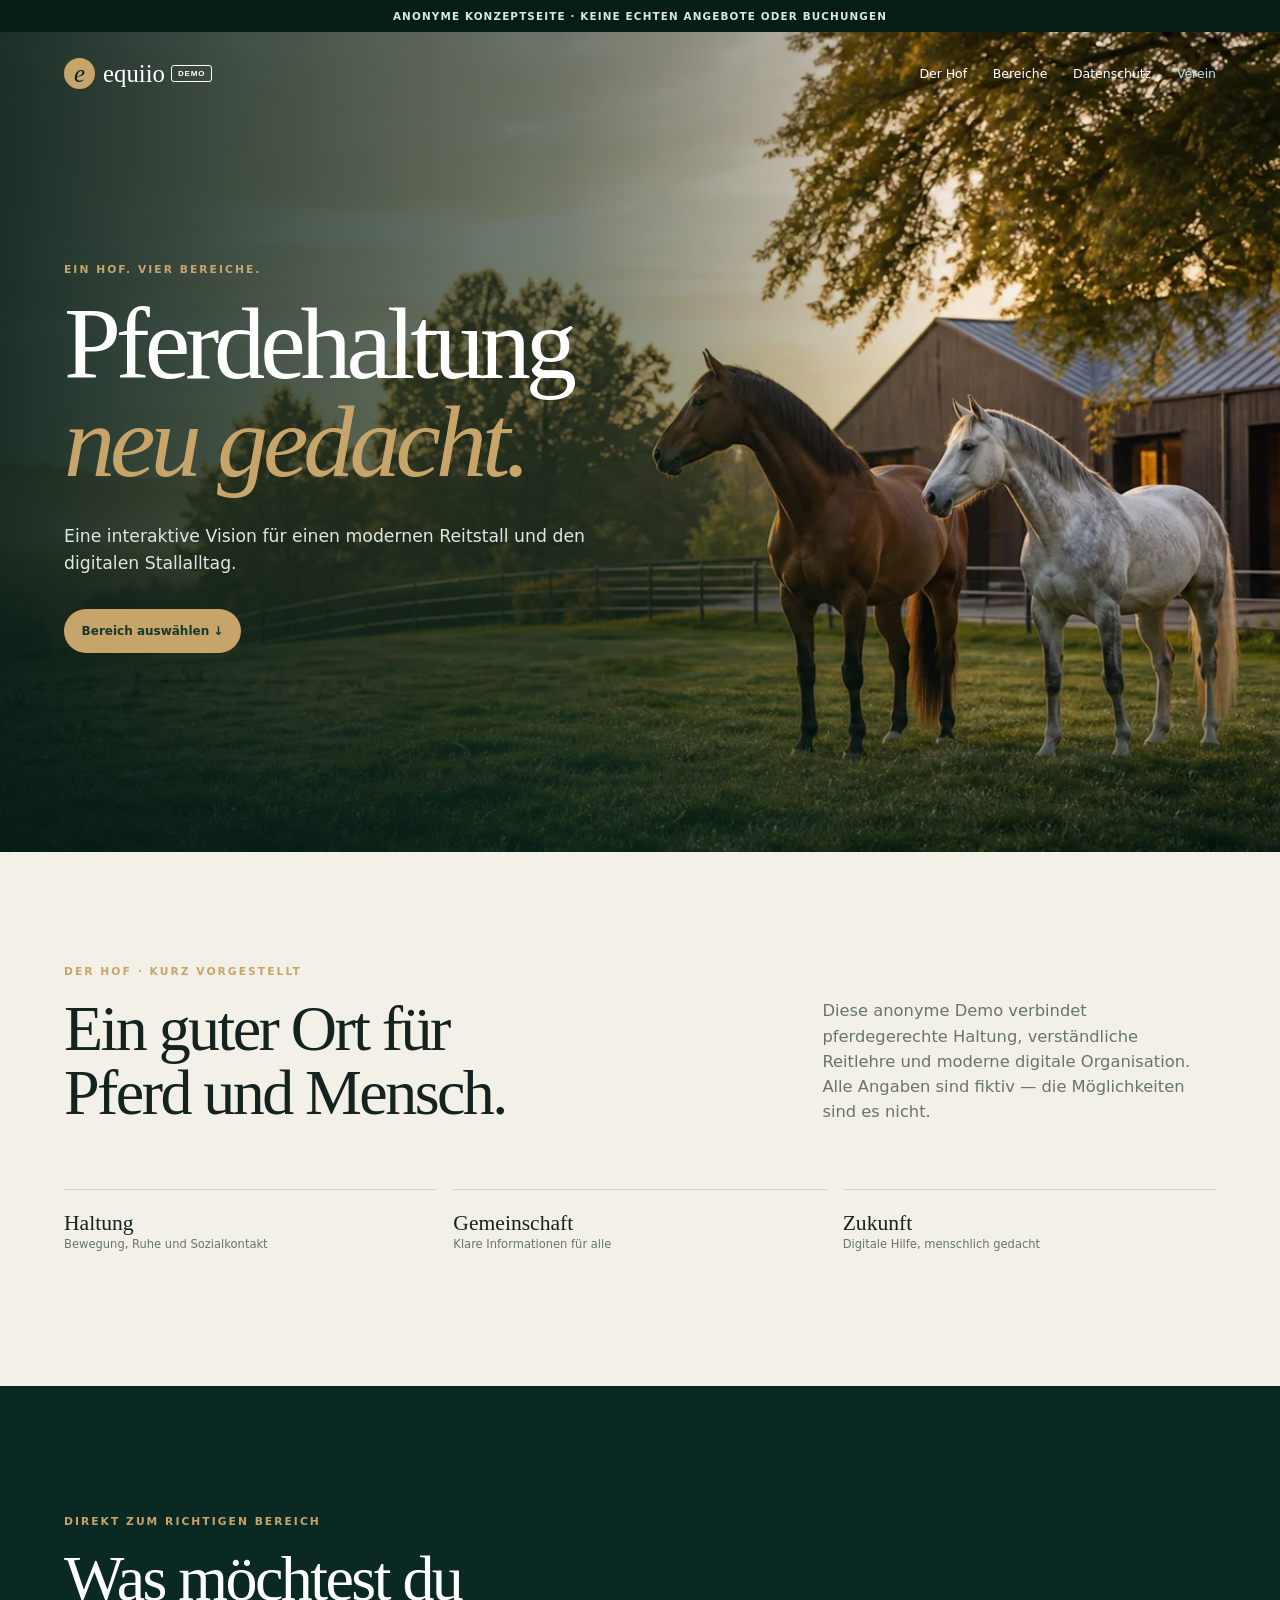
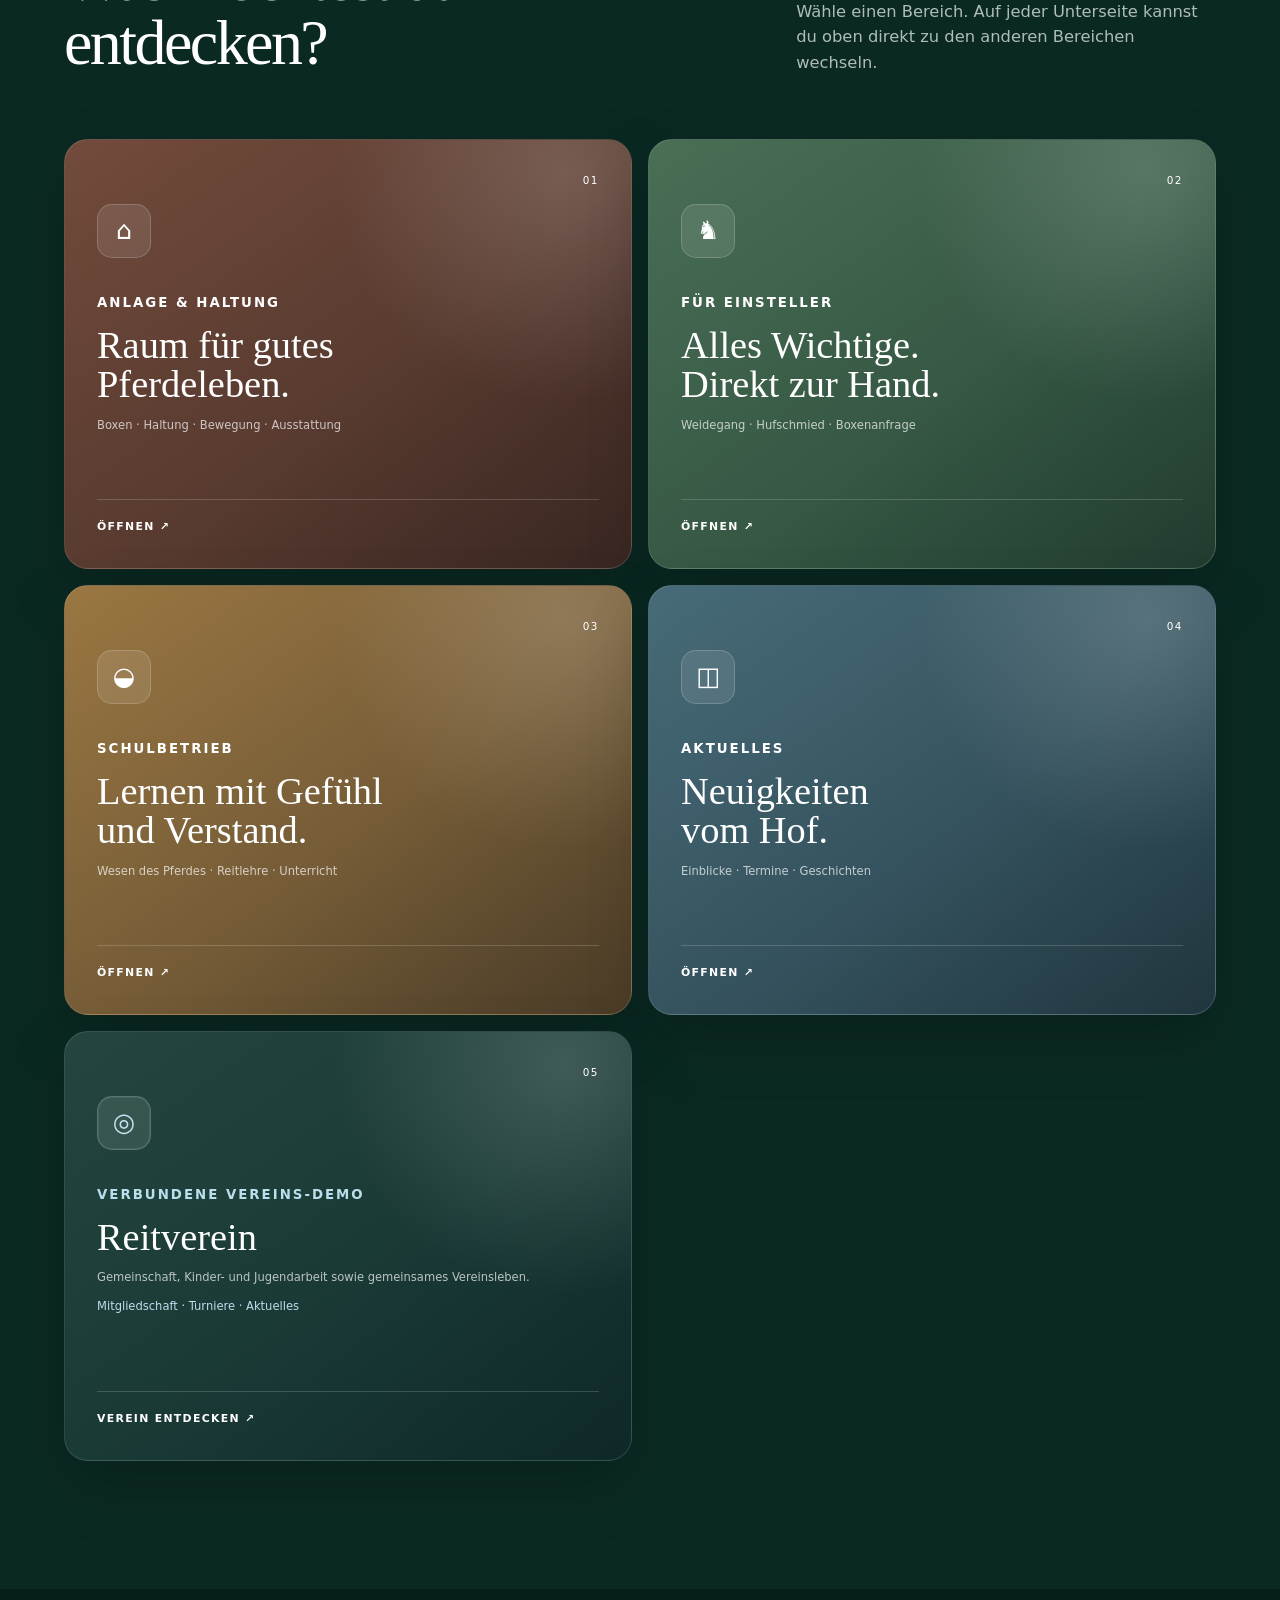
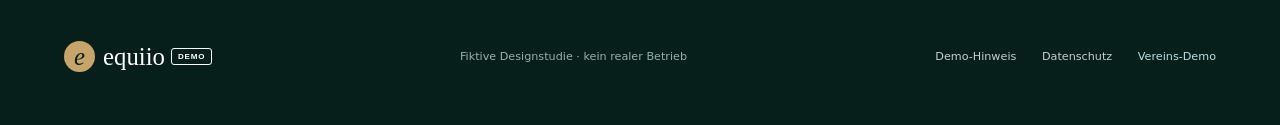
<file: index.html>
<!doctype html><html lang="de"><head><meta charset="utf-8"><meta name="viewport" content="width=device-width,initial-scale=1"><meta name="description" content="Anonyme equiio-Konzeptseite für einen modernen Reitstall."><meta name="robots" content="noindex,nofollow,noarchive"><title>equiio demo · Reitstall neu gedacht</title><link rel="stylesheet" href="home.css?v=2"><script src="script.js" defer></script></head><body>
<div class="demo">Anonyme Konzeptseite · keine echten Angebote oder Buchungen</div><header class="topbar"><a class="logo" href="index.html"><i>e</i> equiio <small>demo</small></a><button class="menu-button" type="button" aria-expanded="false" aria-controls="main-nav" aria-label="Navigation öffnen">Menü</button><nav id="main-nav"><a href="#hof">Der Hof</a><a href="#bereiche">Bereiche</a><a href="datenschutz.html">Datenschutz</a><a class="club-nav-link" href="https://home-5020974089.app-ionos.space/">Verein</a></nav></header>
<main><section class="hero"><img src="assets/hero-pferde.webp?v=2" alt="Zwei Pferde vor einem modernen Stall im Morgenlicht"><div class="shade"></div><div class="hero-copy"><p>Ein Hof. Vier Bereiche.</p><h1>Pferdehaltung<br><em>neu gedacht.</em></h1><span>Eine interaktive Vision für einen modernen Reitstall und den digitalen Stallalltag.</span><a href="#bereiche">Bereich auswählen ↓</a></div></section>
<section class="hof" id="hof"><p class="eyebrow">Der Hof · Kurz vorgestellt</p><div><h2>Ein guter Ort für<br>Pferd und Mensch.</h2><p>Diese anonyme Demo verbindet pferdegerechte Haltung, verständliche Reitlehre und moderne digitale Organisation. Alle Angaben sind fiktiv — die Möglichkeiten sind es nicht.</p></div><ul><li><b>Haltung</b><span>Bewegung, Ruhe und Sozialkontakt</span></li><li><b>Gemeinschaft</b><span>Klare Informationen für alle</span></li><li><b>Zukunft</b><span>Digitale Hilfe, menschlich gedacht</span></li></ul></section>
<section class="areas" id="bereiche"><div class="areas-head"><div><p class="eyebrow">Direkt zum richtigen Bereich</p><h2>Was möchtest du<br>entdecken?</h2></div><p>Wähle einen Bereich. Auf jeder Unterseite kannst du oben direkt zu den anderen Bereichen wechseln.</p></div><div class="area-grid">
<a class="area-card facility" href="anlage.html"><span>01</span><i>⌂</i><div><small>Anlage & Haltung</small><h3>Raum für gutes<br>Pferdeleben.</h3><p>Boxen · Haltung · Bewegung · Ausstattung</p></div><b>Öffnen ↗</b></a>
<a class="area-card boarder" href="einsteller.html"><span>02</span><i>♞</i><div><small>Für Einsteller</small><h3>Alles Wichtige.<br>Direkt zur Hand.</h3><p>Weidegang · Hufschmied · Boxenanfrage</p></div><b>Öffnen ↗</b></a>
<a class="area-card school" href="schulbetrieb.html"><span>03</span><i>◒</i><div><small>Schulbetrieb</small><h3>Lernen mit Gefühl<br>und Verstand.</h3><p>Wesen des Pferdes · Reitlehre · Unterricht</p></div><b>Öffnen ↗</b></a>
<a class="area-card digital" href="aktuelles.html"><span>04</span><i>◫</i><div><small>Aktuelles</small><h3>Neuigkeiten<br>vom Hof.</h3><p>Einblicke · Termine · Geschichten</p></div><b>Öffnen ↗</b></a>
<a class="area-card club" href="https://home-5020974089.app-ionos.space/"><span>05</span><i>◎</i><div><small>Verbundene Vereins-Demo</small><h3>Reitverein</h3><p>Gemeinschaft, Kinder- und Jugendarbeit sowie gemeinsames Vereinsleben.</p><p class="club-meta">Mitgliedschaft · Turniere · Aktuelles</p></div><b>Verein entdecken ↗</b></a>
</div></section></main><footer><a class="logo" href="index.html"><i>e</i> equiio <small>demo</small></a><p>Fiktive Designstudie · kein realer Betrieb</p><nav><a href="impressum.html">Demo-Hinweis</a><a href="datenschutz.html">Datenschutz</a><a class="club-footer-link" href="https://home-5020974089.app-ionos.space/">Vereins-Demo</a></nav></footer></body></html>
</file>
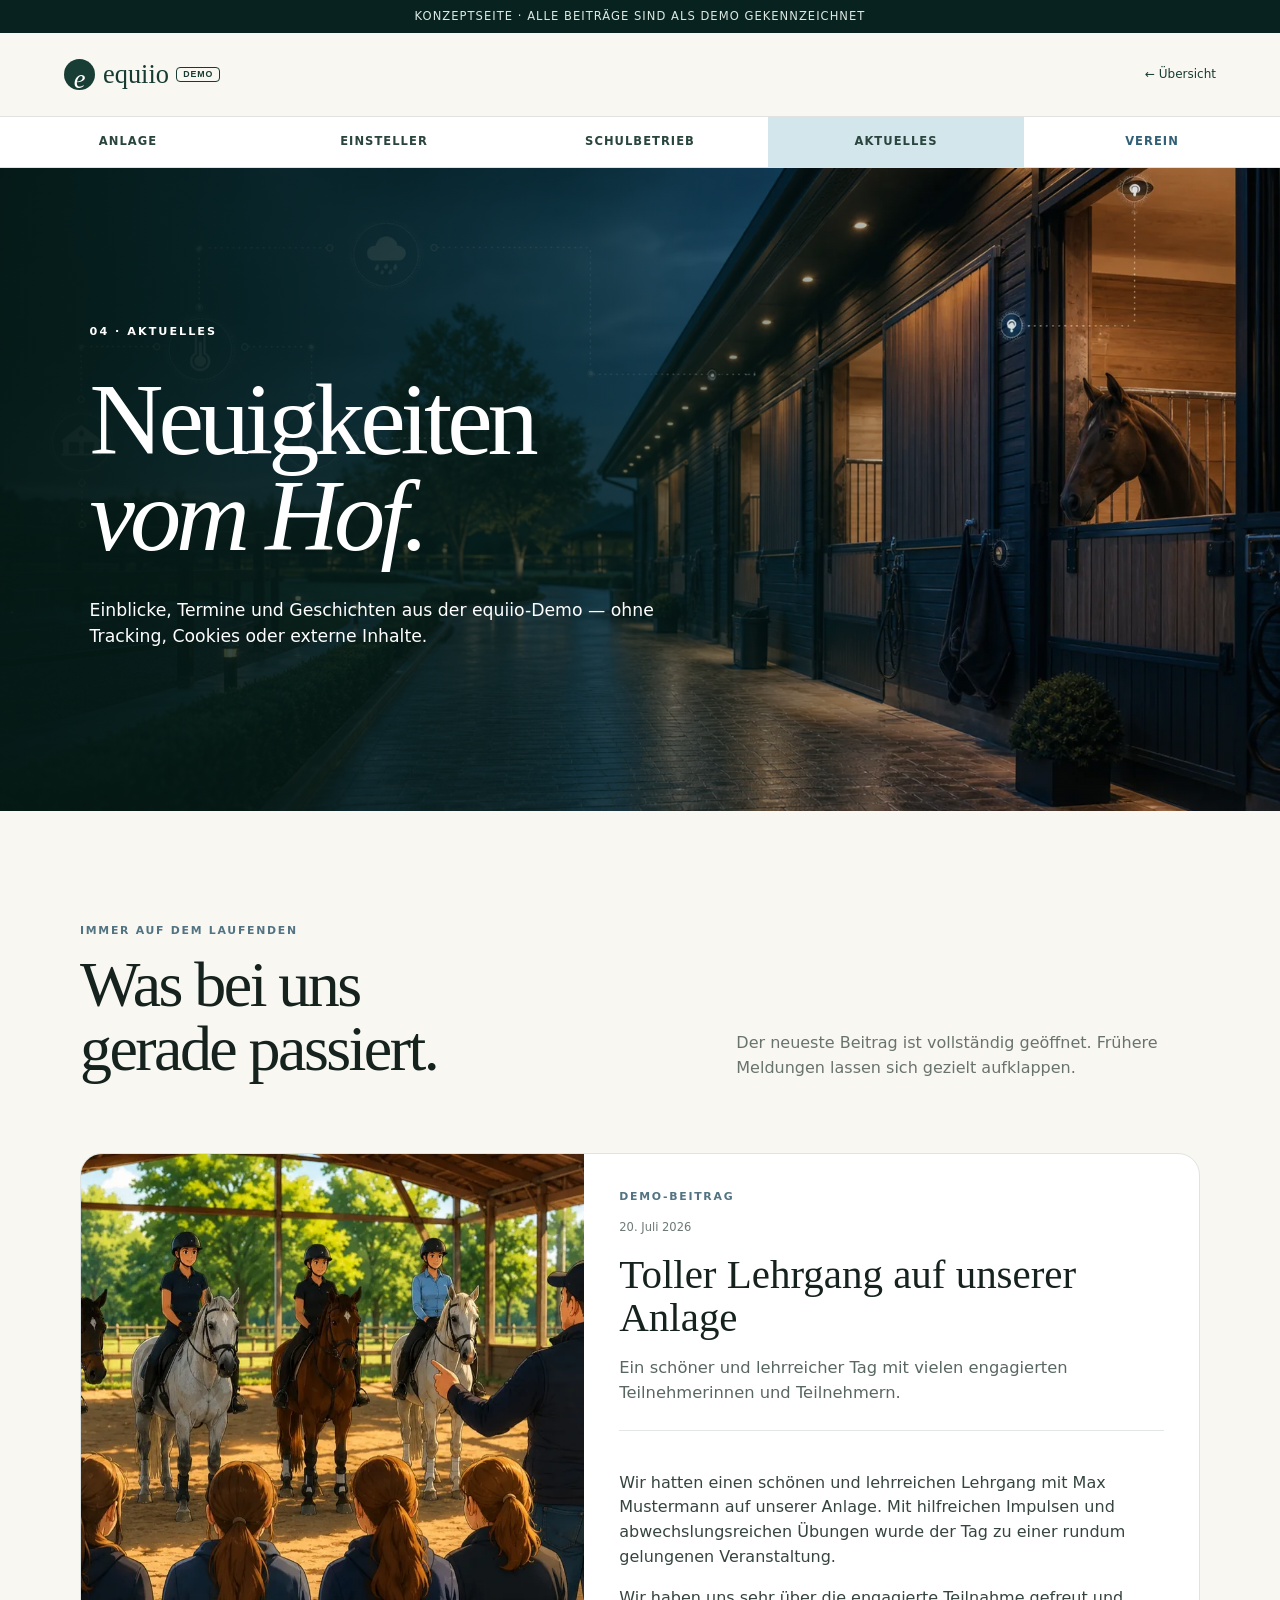
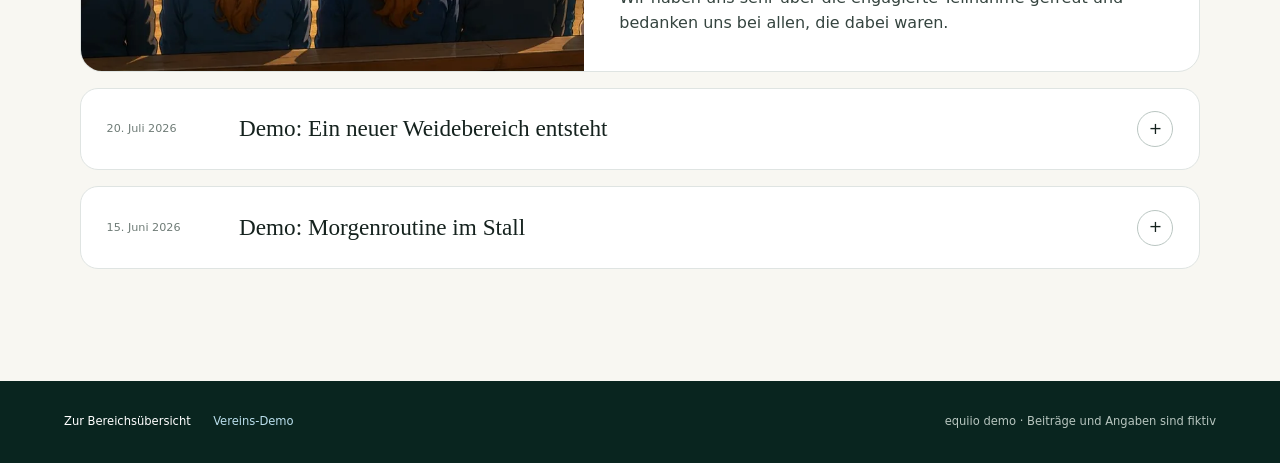
<file: aktuelles.html>
<!doctype html>
<html lang="de">
<head>
  <meta charset="utf-8">
  <meta name="viewport" content="width=device-width,initial-scale=1">
  <meta name="description" content="Neuigkeiten und Einblicke aus der equiio Reitstall-Demo.">
  <meta name="robots" content="noindex,nofollow,noarchive">
  <title>Aktuelles · equiio demo</title>
  <link rel="stylesheet" href="style.css">
  <link rel="stylesheet" href="bereiche.css?v=3">
  <link rel="stylesheet" href="aktuelles.css">
  <script src="aktuelles.js" defer></script>
</head>
<body class="area-page area-blue news-page">
  <div class="demo-bar">Konzeptseite · alle Beiträge sind als Demo gekennzeichnet</div>
  <header class="area-header"><a class="brand" href="index.html"><span>e</span>equiio <small>demo</small></a><a href="index.html#bereiche">← Übersicht</a></header>
  <nav class="area-switch" aria-label="Bereiche wechseln"><a class="red" href="anlage.html">Anlage</a><a class="green" href="einsteller.html">Einsteller</a><a class="yellow" href="schulbetrieb.html">Schulbetrieb</a><a class="active blue" href="aktuelles.html" aria-current="page">Aktuelles</a><a class="club-link" href="https://home-5020974089.app-ionos.space/">Verein</a></nav>
  <main>
    <section class="area-hero news-hero"><p>04 · Aktuelles</p><h1>Neuigkeiten<br><em>vom Hof.</em></h1><p>Einblicke, Termine und Geschichten aus der equiio-Demo — ohne Tracking, Cookies oder externe Inhalte.</p></section>
    <section class="news-content" aria-labelledby="news-heading">
      <div class="news-intro"><div><p class="news-kicker">Immer auf dem Laufenden</p><h2 id="news-heading">Was bei uns<br>gerade passiert.</h2></div><p>Der neueste Beitrag ist vollständig geöffnet. Frühere Meldungen lassen sich gezielt aufklappen.</p></div>
      <div id="news-list" class="news-list" aria-live="polite"><p class="news-loading">Beiträge werden geladen …</p></div>
      <noscript><p class="news-error">Für die sortierte Beitragsansicht muss JavaScript aktiviert sein.</p></noscript>
    </section>
  </main>
  <footer class="area-footer"><nav aria-label="Footer-Navigation"><a href="index.html#bereiche">Zur Bereichsübersicht</a><a class="club-footer-link" href="https://home-5020974089.app-ionos.space/">Vereins-Demo</a></nav><span>equiio demo · Beiträge und Angaben sind fiktiv</span></footer>
</body>
</html>
</file>
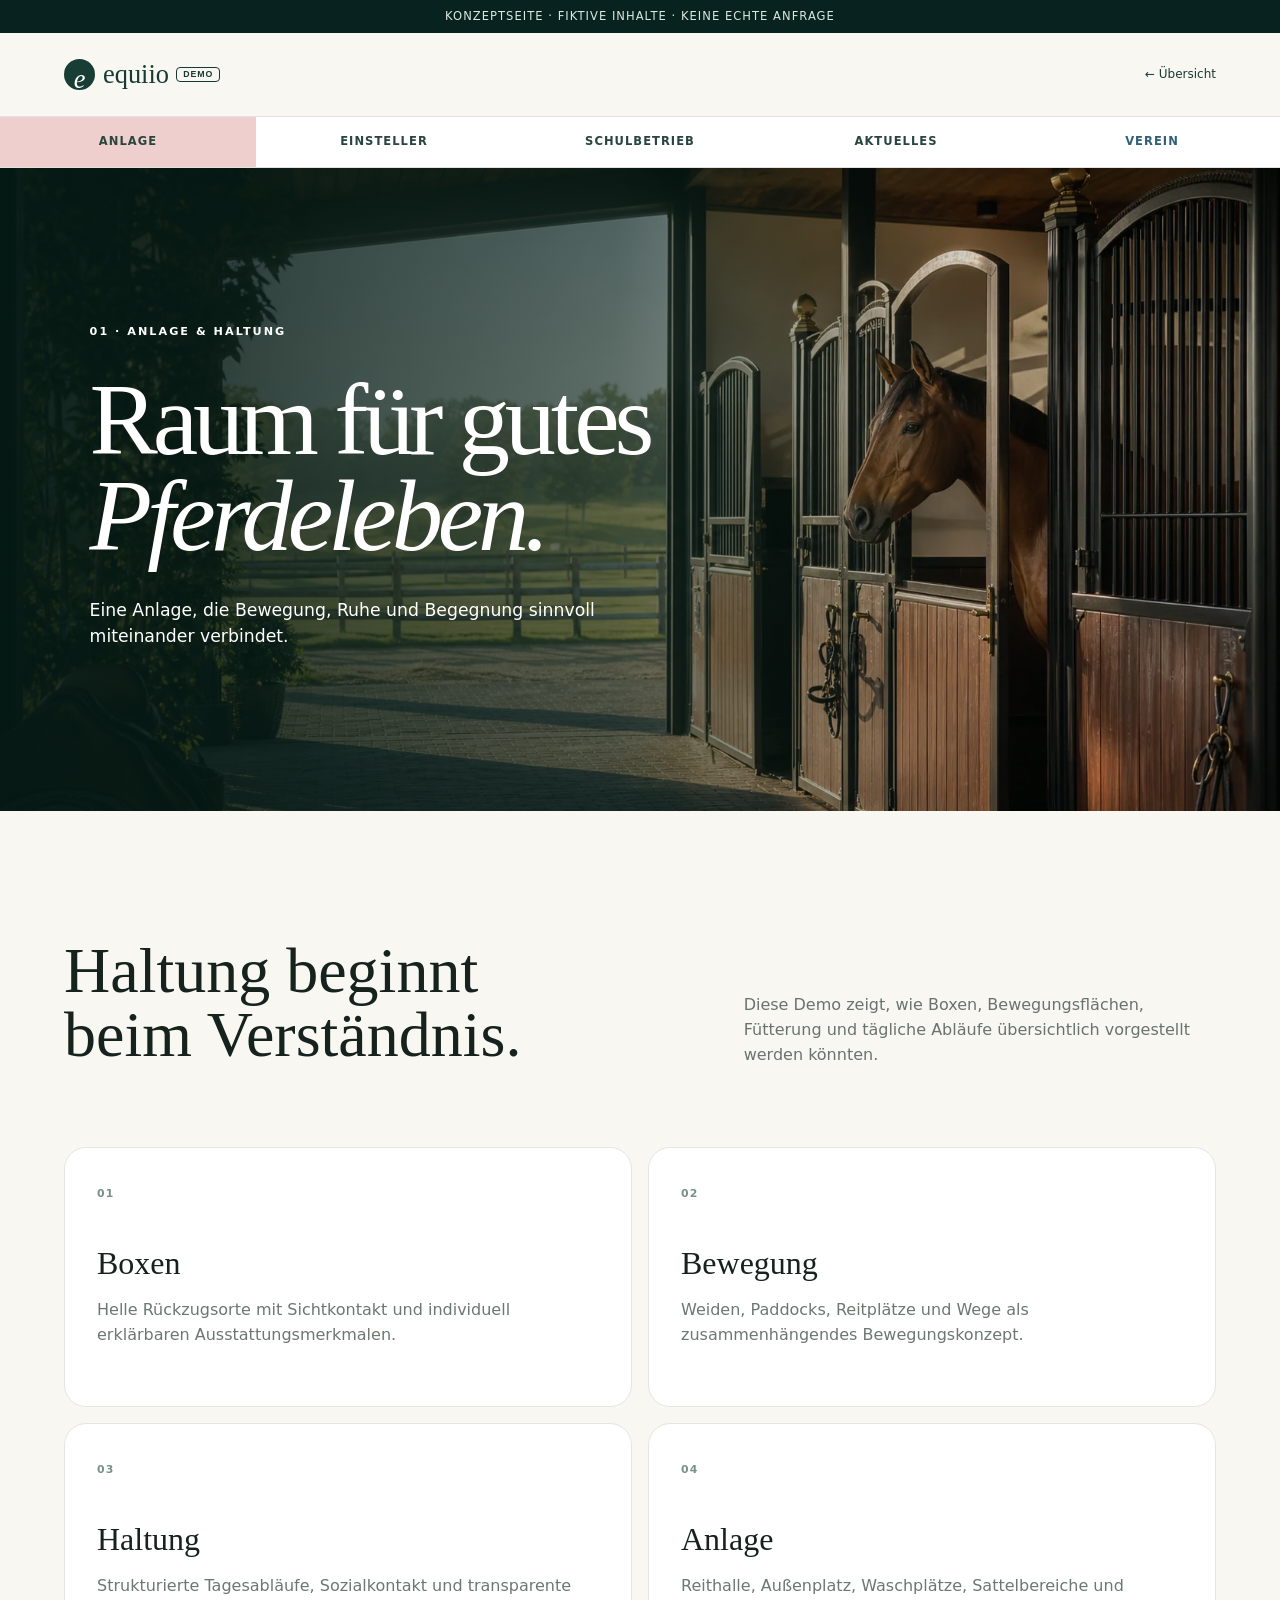
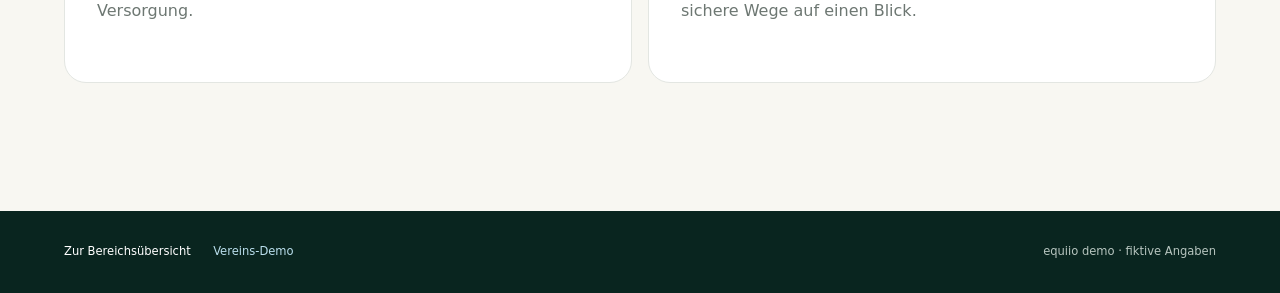
<file: anlage.html>
<!doctype html><html lang="de"><head><meta charset="utf-8"><meta name="viewport" content="width=device-width,initial-scale=1"><meta name="robots" content="noindex,nofollow"><title>Anlage & Haltung · equiio demo</title><link rel="stylesheet" href="style.css"><link rel="stylesheet" href="bereiche.css?v=3"></head><body class="area-page area-red"><div class="demo-bar">Konzeptseite · fiktive Inhalte · keine echte Anfrage</div><header class="area-header"><a class="brand" href="index.html"><span>e</span>equiio <small>demo</small></a><a href="index.html#bereiche">← Übersicht</a></header><nav class="area-switch"><a class="active red" href="anlage.html">Anlage</a><a class="green" href="einsteller.html">Einsteller</a><a class="yellow" href="schulbetrieb.html">Schulbetrieb</a><a class="blue" href="aktuelles.html">Aktuelles</a><a class="club-link" href="https://home-5020974089.app-ionos.space/">Verein</a></nav><main><section class="area-hero"><p>01 · Anlage & Haltung</p><h1>Raum für gutes<br><em>Pferdeleben.</em></h1><p>Eine Anlage, die Bewegung, Ruhe und Begegnung sinnvoll miteinander verbindet.</p></section><section class="area-content"><div class="area-intro"><h2>Haltung beginnt<br>beim Verständnis.</h2><p>Diese Demo zeigt, wie Boxen, Bewegungsflächen, Fütterung und tägliche Abläufe übersichtlich vorgestellt werden könnten.</p></div><div class="info-grid"><article><b>01</b><h3>Boxen</h3><p>Helle Rückzugsorte mit Sichtkontakt und individuell erklärbaren Ausstattungsmerkmalen.</p></article><article><b>02</b><h3>Bewegung</h3><p>Weiden, Paddocks, Reitplätze und Wege als zusammenhängendes Bewegungskonzept.</p></article><article><b>03</b><h3>Haltung</h3><p>Strukturierte Tagesabläufe, Sozialkontakt und transparente Versorgung.</p></article><article><b>04</b><h3>Anlage</h3><p>Reithalle, Außenplatz, Waschplätze, Sattelbereiche und sichere Wege auf einen Blick.</p></article></div></section></main><footer class="area-footer"><nav aria-label="Footer-Navigation"><a href="index.html#bereiche">Zur Bereichsübersicht</a><a class="club-footer-link" href="https://home-5020974089.app-ionos.space/">Vereins-Demo</a></nav><span>equiio demo · fiktive Angaben</span></footer></body></html>
</file>
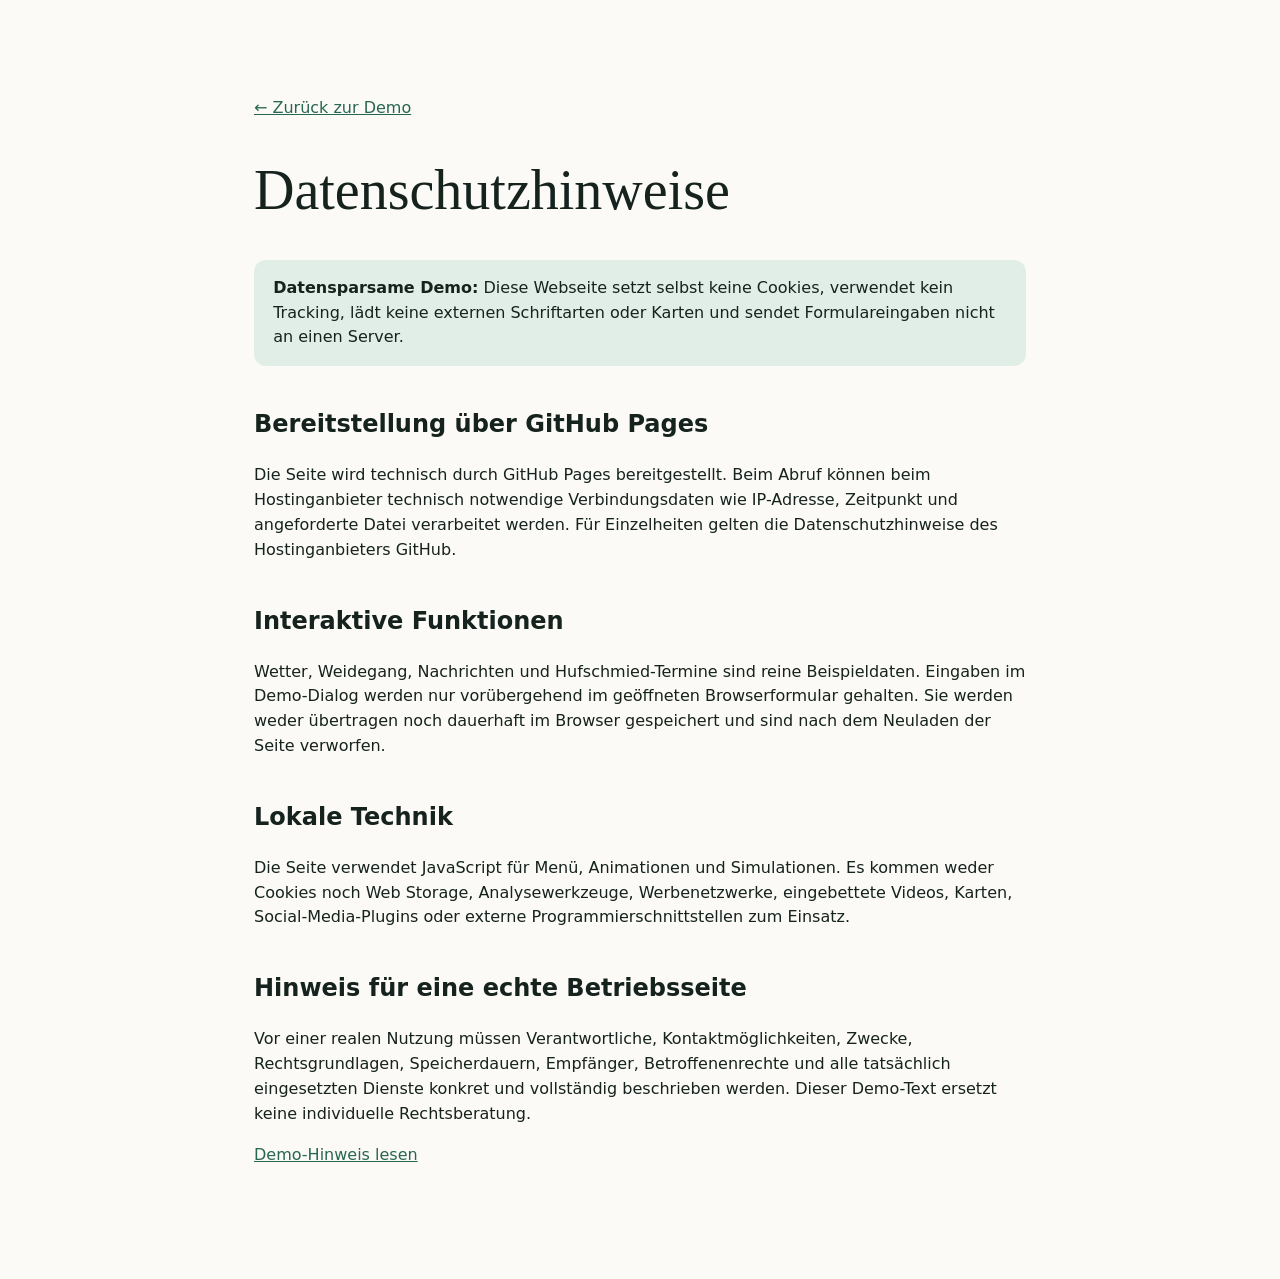
<file: datenschutz.html>
<!doctype html><html lang="de"><head><meta charset="utf-8"><meta name="viewport" content="width=device-width,initial-scale=1"><meta name="robots" content="noindex,nofollow"><title>Datenschutz · equiio demo</title><link rel="stylesheet" href="style.css"><style>.legal{max-width:820px;margin:auto;padding:6rem 1.5rem}.legal h1{font:400 clamp(2.6rem,12vw,3.5rem) Georgia,serif;overflow-wrap:anywhere}.legal h2{margin-top:2.5rem}.legal a{color:#276653}.legal-note{padding:1rem 1.2rem;background:#e1eee7;border-radius:12px}</style></head><body><main class="legal"><a href="index.html">← Zurück zur Demo</a><h1>Datenschutzhinweise</h1><p class="legal-note"><strong>Datensparsame Demo:</strong> Diese Webseite setzt selbst keine Cookies, verwendet kein Tracking, lädt keine externen Schriftarten oder Karten und sendet Formulareingaben nicht an einen Server.</p><h2>Bereitstellung über GitHub Pages</h2><p>Die Seite wird technisch durch GitHub Pages bereitgestellt. Beim Abruf können beim Hostinganbieter technisch notwendige Verbindungsdaten wie IP-Adresse, Zeitpunkt und angeforderte Datei verarbeitet werden. Für Einzelheiten gelten die Datenschutzhinweise des Hostinganbieters GitHub.</p><h2>Interaktive Funktionen</h2><p>Wetter, Weidegang, Nachrichten und Hufschmied-Termine sind reine Beispieldaten. Eingaben im Demo-Dialog werden nur vorübergehend im geöffneten Browserformular gehalten. Sie werden weder übertragen noch dauerhaft im Browser gespeichert und sind nach dem Neuladen der Seite verworfen.</p><h2>Lokale Technik</h2><p>Die Seite verwendet JavaScript für Menü, Animationen und Simulationen. Es kommen weder Cookies noch Web Storage, Analysewerkzeuge, Werbenetzwerke, eingebettete Videos, Karten, Social-Media-Plugins oder externe Programmierschnittstellen zum Einsatz.</p><h2>Hinweis für eine echte Betriebsseite</h2><p>Vor einer realen Nutzung müssen Verantwortliche, Kontaktmöglichkeiten, Zwecke, Rechtsgrundlagen, Speicherdauern, Empfänger, Betroffenenrechte und alle tatsächlich eingesetzten Dienste konkret und vollständig beschrieben werden. Dieser Demo-Text ersetzt keine individuelle Rechtsberatung.</p><p><a href="impressum.html">Demo-Hinweis lesen</a></p></main></body></html>
</file>
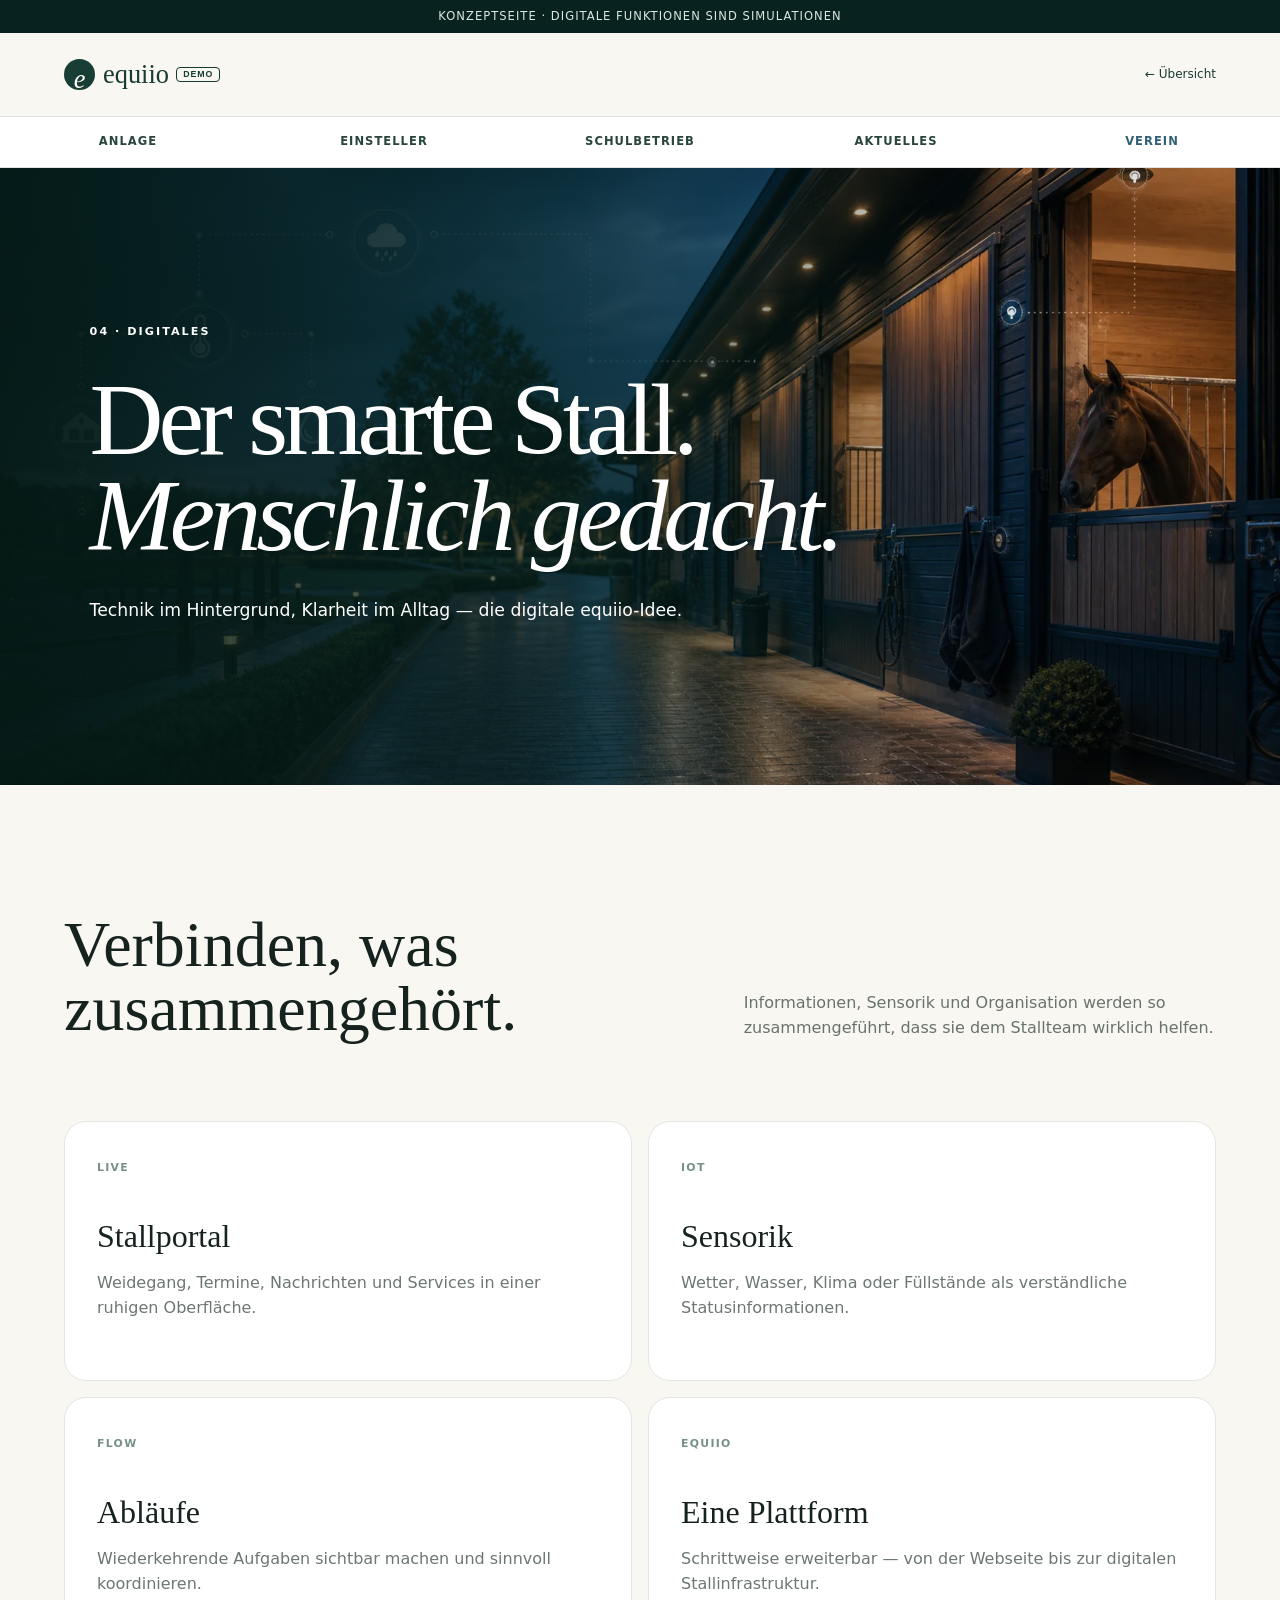
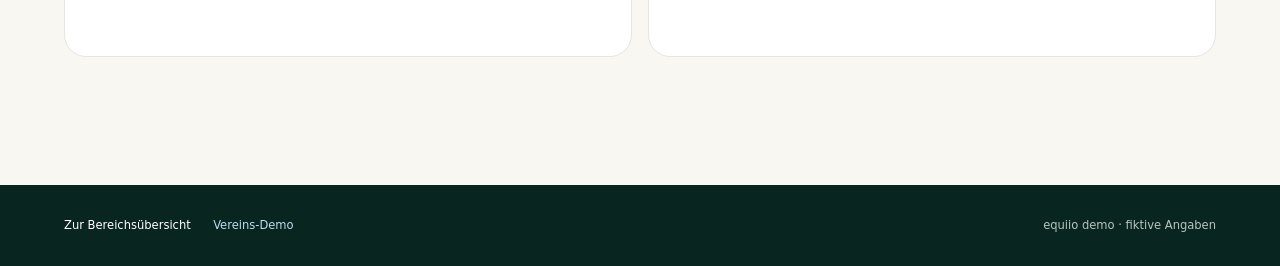
<file: digitales.html>
<!doctype html><html lang="de"><head><meta charset="utf-8"><meta name="viewport" content="width=device-width,initial-scale=1"><meta name="robots" content="noindex,nofollow"><title>Digitales · equiio demo</title><link rel="stylesheet" href="style.css"><link rel="stylesheet" href="bereiche.css?v=3"></head><body class="area-page area-blue"><div class="demo-bar">Konzeptseite · digitale Funktionen sind Simulationen</div><header class="area-header"><a class="brand" href="index.html"><span>e</span>equiio <small>demo</small></a><a href="index.html#bereiche">← Übersicht</a></header><nav class="area-switch"><a class="red" href="anlage.html">Anlage</a><a class="green" href="einsteller.html">Einsteller</a><a class="yellow" href="schulbetrieb.html">Schulbetrieb</a><a class="blue" href="aktuelles.html">Aktuelles</a><a class="club-link" href="https://home-5020974089.app-ionos.space/">Verein</a></nav><main><section class="area-hero"><p>04 · Digitales</p><h1>Der smarte Stall.<br><em>Menschlich gedacht.</em></h1><p>Technik im Hintergrund, Klarheit im Alltag — die digitale equiio-Idee.</p></section><section class="area-content"><div class="area-intro"><h2>Verbinden, was<br>zusammengehört.</h2><p>Informationen, Sensorik und Organisation werden so zusammengeführt, dass sie dem Stallteam wirklich helfen.</p></div><div class="info-grid"><article><b>Live</b><h3>Stallportal</h3><p>Weidegang, Termine, Nachrichten und Services in einer ruhigen Oberfläche.</p></article><article><b>IoT</b><h3>Sensorik</h3><p>Wetter, Wasser, Klima oder Füllstände als verständliche Statusinformationen.</p></article><article><b>Flow</b><h3>Abläufe</h3><p>Wiederkehrende Aufgaben sichtbar machen und sinnvoll koordinieren.</p></article><article><b>equiio</b><h3>Eine Plattform</h3><p>Schrittweise erweiterbar — von der Webseite bis zur digitalen Stallinfrastruktur.</p></article></div></section></main><footer class="area-footer"><nav aria-label="Footer-Navigation"><a href="index.html#bereiche">Zur Bereichsübersicht</a><a class="club-footer-link" href="https://home-5020974089.app-ionos.space/">Vereins-Demo</a></nav><span>equiio demo · fiktive Angaben</span></footer></body></html>
</file>
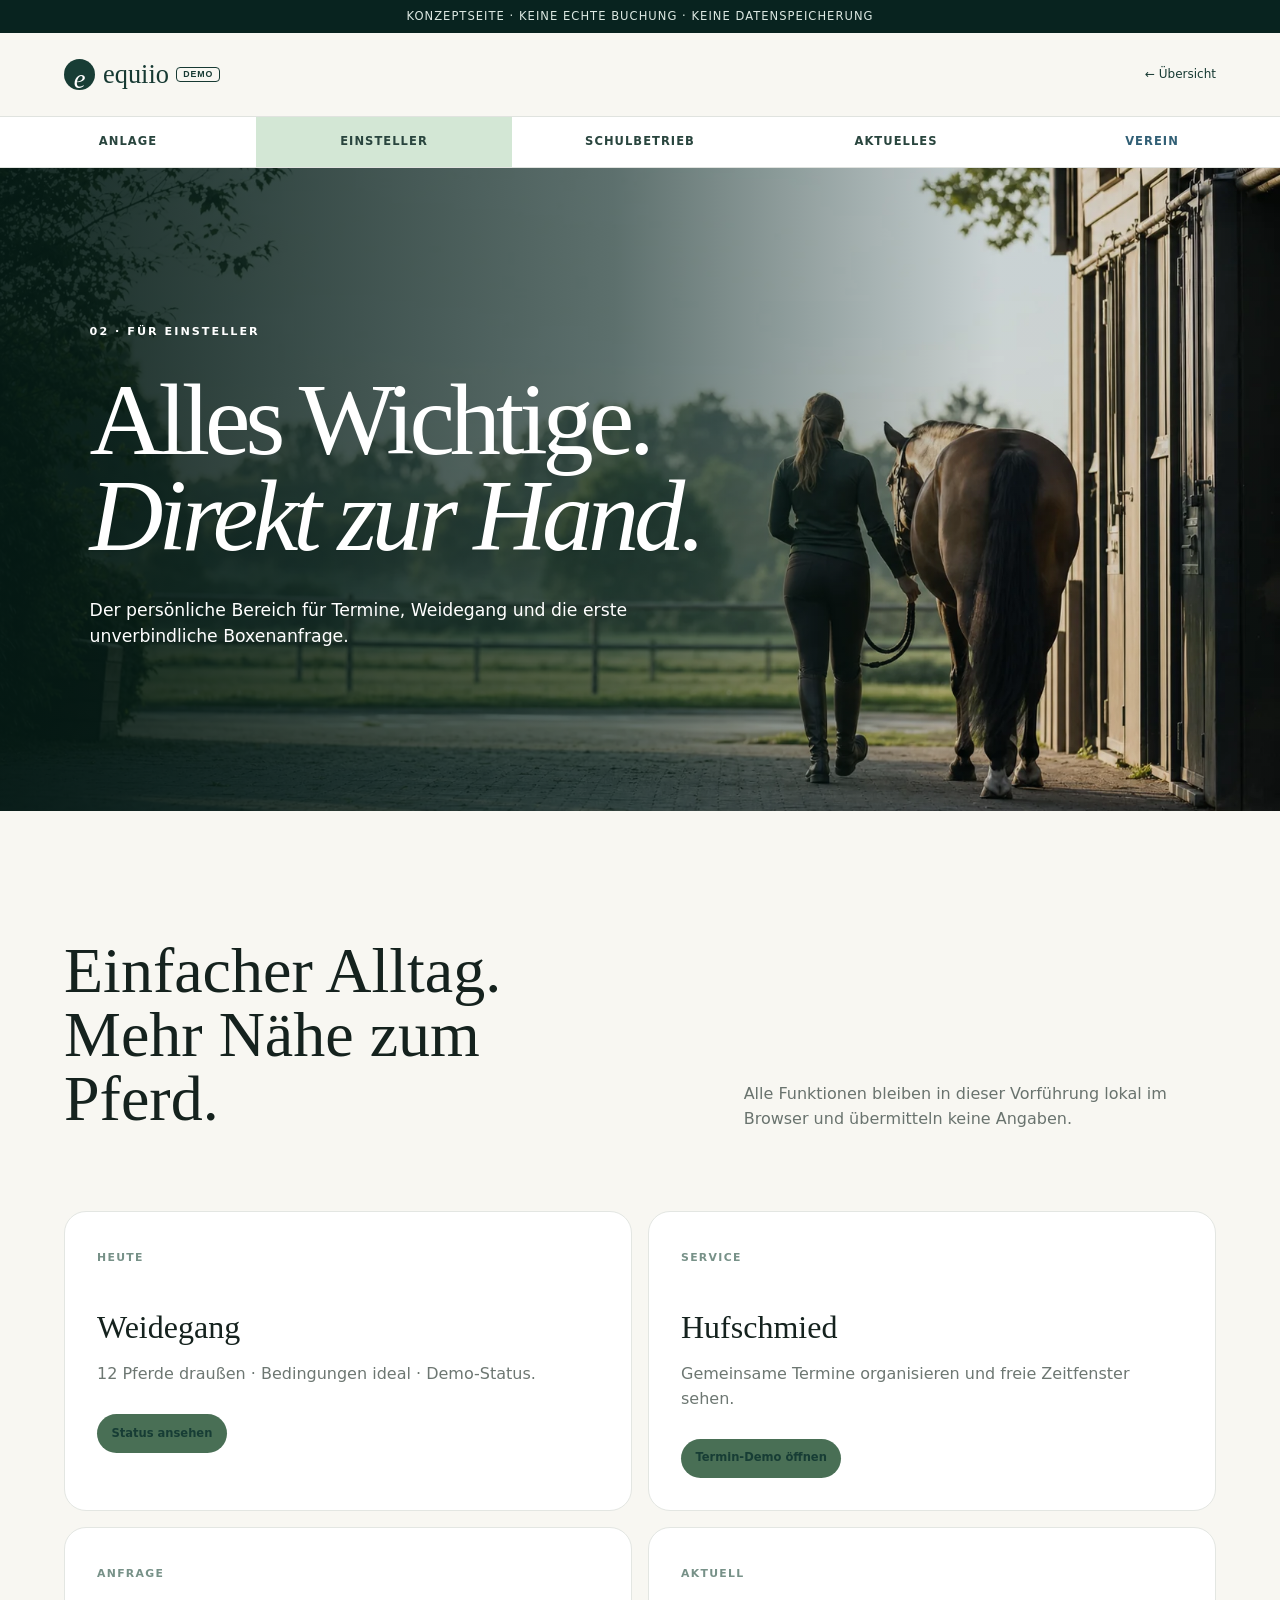
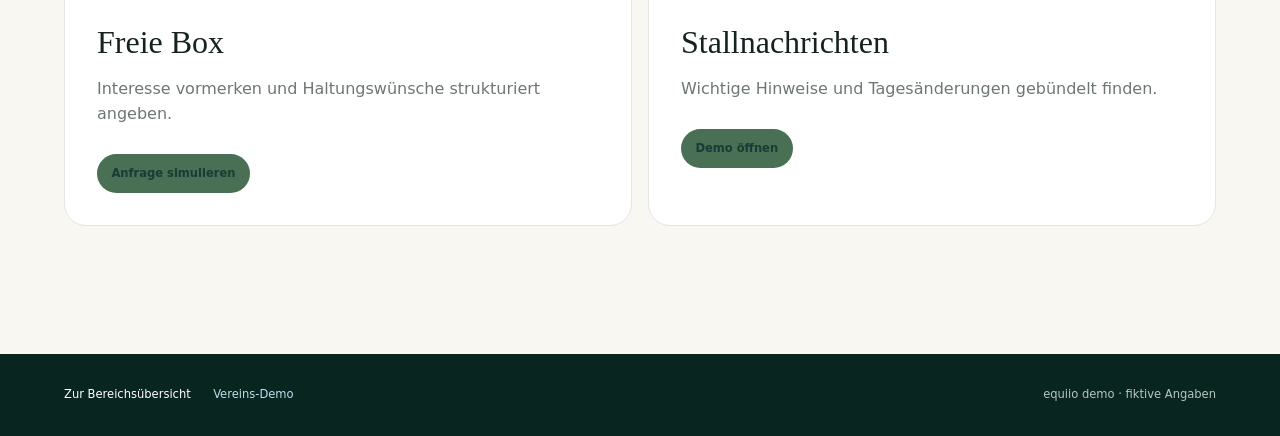
<file: einsteller.html>
<!doctype html><html lang="de"><head><meta charset="utf-8"><meta name="viewport" content="width=device-width,initial-scale=1"><meta name="robots" content="noindex,nofollow"><title>Für Einsteller · equiio demo</title><link rel="stylesheet" href="style.css"><link rel="stylesheet" href="bereiche.css?v=3"><script src="bereich-demo.js" defer></script></head><body class="area-page area-green"><div class="demo-bar">Konzeptseite · keine echte Buchung · keine Datenspeicherung</div><header class="area-header"><a class="brand" href="index.html"><span>e</span>equiio <small>demo</small></a><a href="index.html#bereiche">← Übersicht</a></header><nav class="area-switch"><a class="red" href="anlage.html">Anlage</a><a class="active green" href="einsteller.html">Einsteller</a><a class="yellow" href="schulbetrieb.html">Schulbetrieb</a><a class="blue" href="aktuelles.html">Aktuelles</a><a class="club-link" href="https://home-5020974089.app-ionos.space/">Verein</a></nav><main><section class="area-hero"><p>02 · Für Einsteller</p><h1>Alles Wichtige.<br><em>Direkt zur Hand.</em></h1><p>Der persönliche Bereich für Termine, Weidegang und die erste unverbindliche Boxenanfrage.</p></section><section class="area-content"><div class="area-intro"><h2>Einfacher Alltag.<br>Mehr Nähe zum Pferd.</h2><p>Alle Funktionen bleiben in dieser Vorführung lokal im Browser und übermitteln keine Angaben.</p></div><div class="info-grid"><article><b>Heute</b><h3>Weidegang</h3><p>12 Pferde draußen · Bedingungen ideal · Demo-Status.</p><button data-demo="Der Weidestatus ist eine Simulation.">Status ansehen</button></article><article><b>Service</b><h3>Hufschmied</h3><p>Gemeinsame Termine organisieren und freie Zeitfenster sehen.</p><button data-demo="Hufschmied-Termin geöffnet — die Auswahl bleibt in diesem Einstellerbereich und ist nur eine Simulation.">Termin-Demo öffnen</button></article><article><b>Anfrage</b><h3>Freie Box</h3><p>Interesse vormerken und Haltungswünsche strukturiert angeben.</p><button data-demo="Boxenanfrage getestet — es wurden keine Daten versendet.">Anfrage simulieren</button></article><article><b>Aktuell</b><h3>Stallnachrichten</h3><p>Wichtige Hinweise und Tagesänderungen gebündelt finden.</p><button data-demo="Keine echten Stallnachrichten vorhanden.">Demo öffnen</button></article></div></section></main><div id="area-toast" role="status"></div><footer class="area-footer"><nav aria-label="Footer-Navigation"><a href="index.html#bereiche">Zur Bereichsübersicht</a><a class="club-footer-link" href="https://home-5020974089.app-ionos.space/">Vereins-Demo</a></nav><span>equiio demo · fiktive Angaben</span></footer></body></html>
</file>
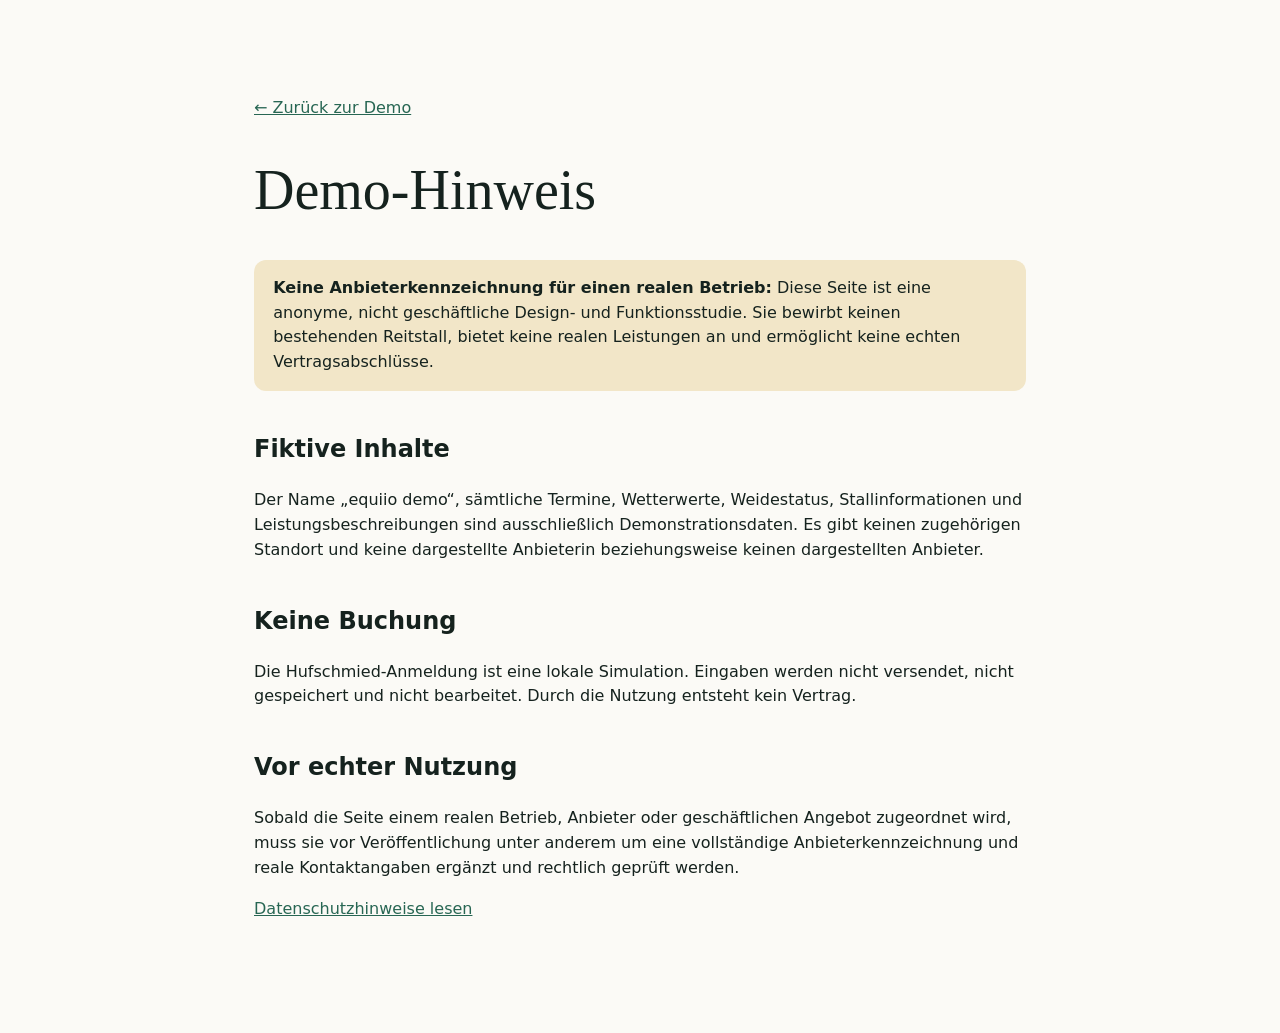
<file: impressum.html>
<!doctype html><html lang="de"><head><meta charset="utf-8"><meta name="viewport" content="width=device-width,initial-scale=1"><meta name="robots" content="noindex,nofollow"><title>Demo-Hinweis · equiio demo</title><link rel="stylesheet" href="style.css"><style>.legal{max-width:820px;margin:auto;padding:6rem 1.5rem}.legal h1{font:400 3.5rem Georgia,serif}.legal h2{margin-top:2.5rem}.legal a{color:#276653}.legal-note{padding:1rem 1.2rem;background:#f2e6c8;border-radius:12px}</style></head><body><main class="legal"><a href="index.html">← Zurück zur Demo</a><h1>Demo-Hinweis</h1><p class="legal-note"><strong>Keine Anbieterkennzeichnung für einen realen Betrieb:</strong> Diese Seite ist eine anonyme, nicht geschäftliche Design- und Funktionsstudie. Sie bewirbt keinen bestehenden Reitstall, bietet keine realen Leistungen an und ermöglicht keine echten Vertragsabschlüsse.</p><h2>Fiktive Inhalte</h2><p>Der Name „equiio demo“, sämtliche Termine, Wetterwerte, Weidestatus, Stallinformationen und Leistungsbeschreibungen sind ausschließlich Demonstrationsdaten. Es gibt keinen zugehörigen Standort und keine dargestellte Anbieterin beziehungsweise keinen dargestellten Anbieter.</p><h2>Keine Buchung</h2><p>Die Hufschmied-Anmeldung ist eine lokale Simulation. Eingaben werden nicht versendet, nicht gespeichert und nicht bearbeitet. Durch die Nutzung entsteht kein Vertrag.</p><h2>Vor echter Nutzung</h2><p>Sobald die Seite einem realen Betrieb, Anbieter oder geschäftlichen Angebot zugeordnet wird, muss sie vor Veröffentlichung unter anderem um eine vollständige Anbieterkennzeichnung und reale Kontaktangaben ergänzt und rechtlich geprüft werden.</p><p><a href="datenschutz.html">Datenschutzhinweise lesen</a></p></main></body></html>
</file>
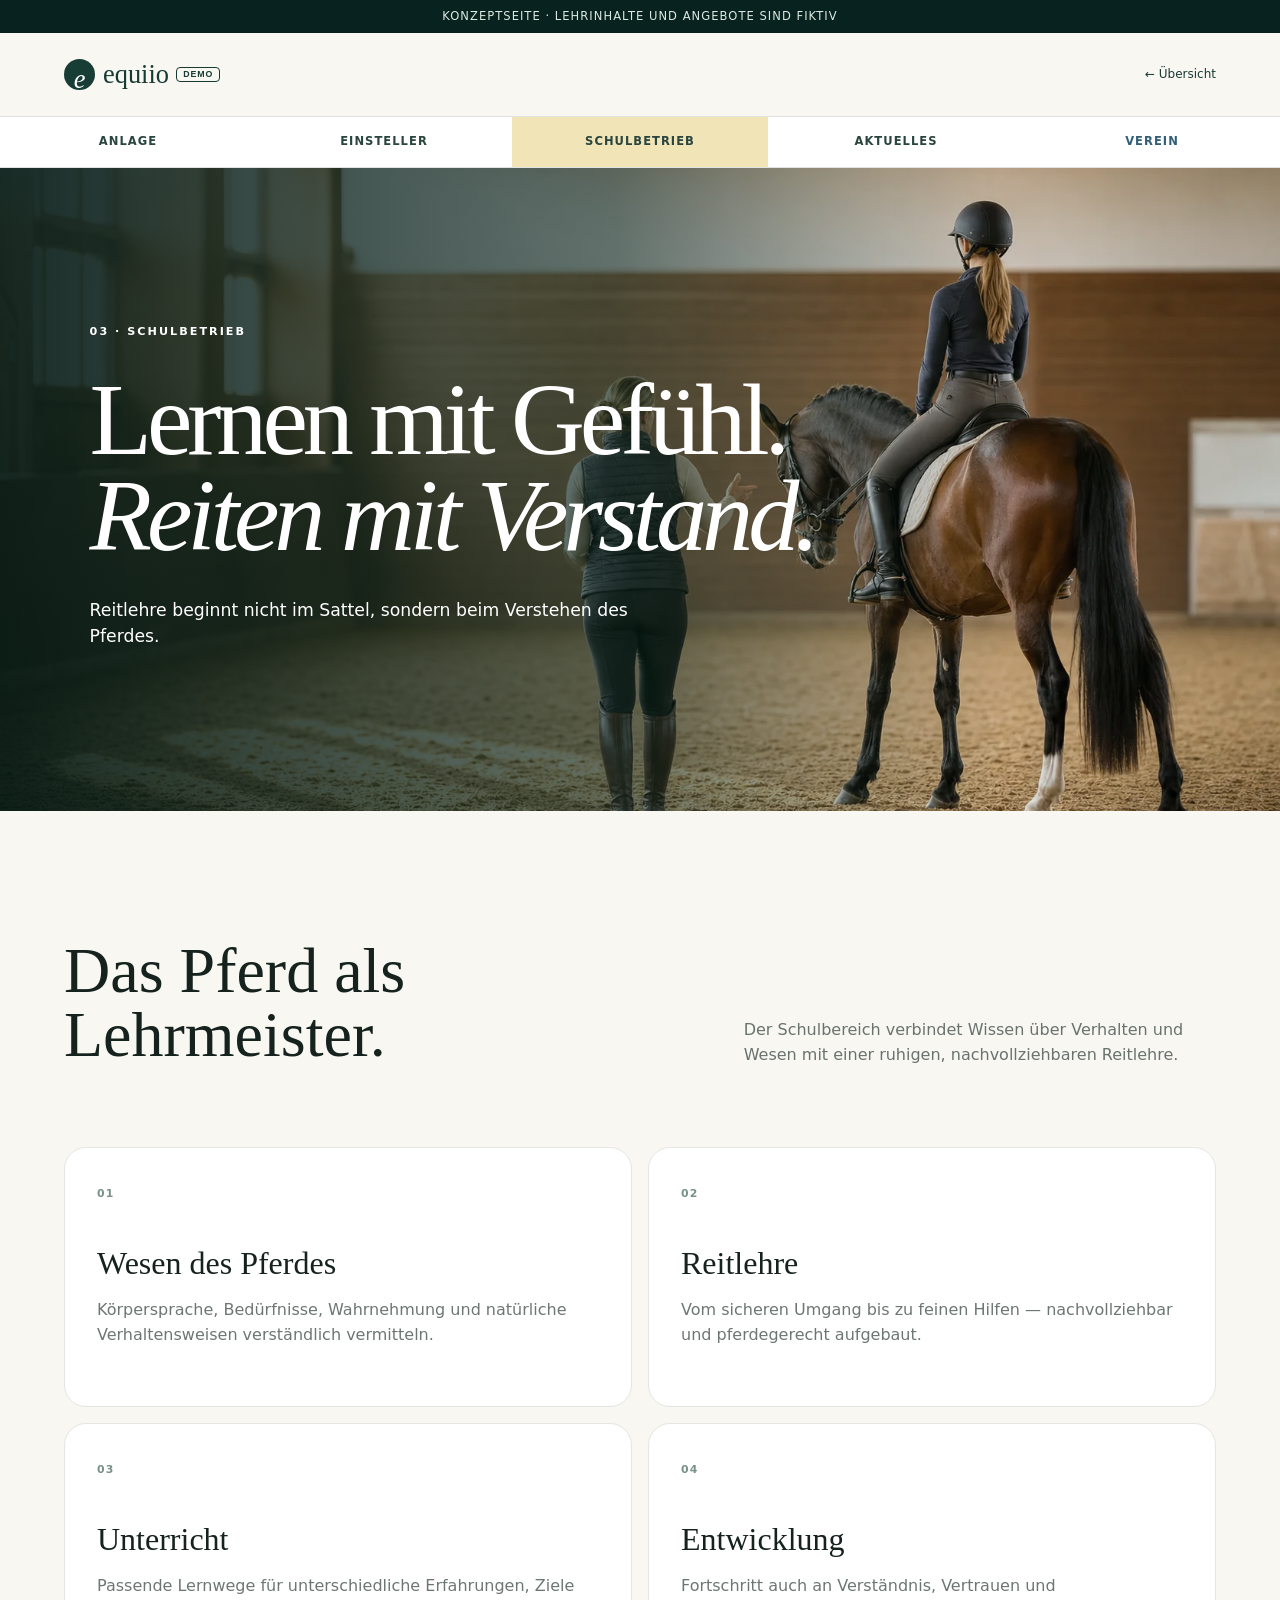
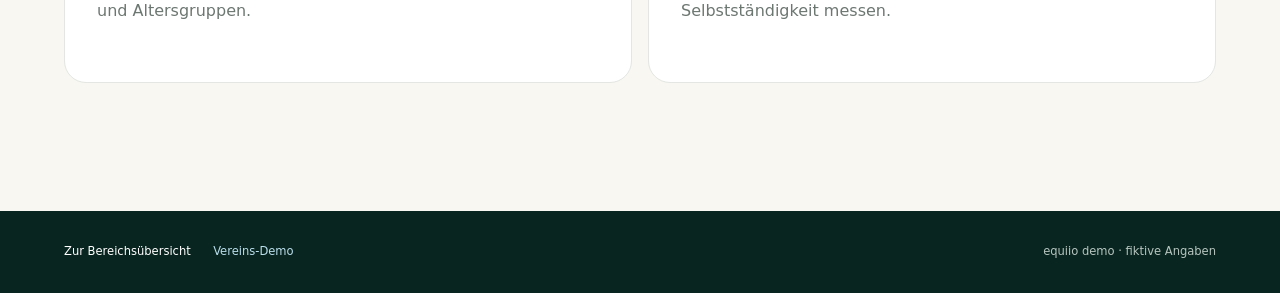
<file: schulbetrieb.html>
<!doctype html><html lang="de"><head><meta charset="utf-8"><meta name="viewport" content="width=device-width,initial-scale=1"><meta name="robots" content="noindex,nofollow"><title>Schulbetrieb · equiio demo</title><link rel="stylesheet" href="style.css"><link rel="stylesheet" href="bereiche.css?v=3"></head><body class="area-page area-yellow"><div class="demo-bar">Konzeptseite · Lehrinhalte und Angebote sind fiktiv</div><header class="area-header"><a class="brand" href="index.html"><span>e</span>equiio <small>demo</small></a><a href="index.html#bereiche">← Übersicht</a></header><nav class="area-switch"><a class="red" href="anlage.html">Anlage</a><a class="green" href="einsteller.html">Einsteller</a><a class="active yellow" href="schulbetrieb.html">Schulbetrieb</a><a class="blue" href="aktuelles.html">Aktuelles</a><a class="club-link" href="https://home-5020974089.app-ionos.space/">Verein</a></nav><main><section class="area-hero"><p>03 · Schulbetrieb</p><h1>Lernen mit Gefühl.<br><em>Reiten mit Verstand.</em></h1><p>Reitlehre beginnt nicht im Sattel, sondern beim Verstehen des Pferdes.</p></section><section class="area-content"><div class="area-intro"><h2>Das Pferd als<br>Lehrmeister.</h2><p>Der Schulbereich verbindet Wissen über Verhalten und Wesen mit einer ruhigen, nachvollziehbaren Reitlehre.</p></div><div class="info-grid"><article><b>01</b><h3>Wesen des Pferdes</h3><p>Körpersprache, Bedürfnisse, Wahrnehmung und natürliche Verhaltensweisen verständlich vermitteln.</p></article><article><b>02</b><h3>Reitlehre</h3><p>Vom sicheren Umgang bis zu feinen Hilfen — nachvollziehbar und pferdegerecht aufgebaut.</p></article><article><b>03</b><h3>Unterricht</h3><p>Passende Lernwege für unterschiedliche Erfahrungen, Ziele und Altersgruppen.</p></article><article><b>04</b><h3>Entwicklung</h3><p>Fortschritt auch an Verständnis, Vertrauen und Selbstständigkeit messen.</p></article></div></section></main><footer class="area-footer"><nav aria-label="Footer-Navigation"><a href="index.html#bereiche">Zur Bereichsübersicht</a><a class="club-footer-link" href="https://home-5020974089.app-ionos.space/">Vereins-Demo</a></nav><span>equiio demo · fiktive Angaben</span></footer></body></html>
</file>
<file: home.css>
:root{--forest:#123a32;--dark:#071f1a;--cream:#f3f0e8;--paper:#faf9f5;--gold:#c7a56a;--ink:#14231e;--muted:#69746e;--club-blue:#8fc6dc}*{box-sizing:border-box}html{scroll-behavior:smooth}body{margin:0;color:var(--ink);background:var(--paper);font-family:Inter,ui-sans-serif,system-ui,-apple-system,"Segoe UI",sans-serif;line-height:1.55}.demo{padding:.5rem 1rem;color:#dce6e1;background:#061c17;text-align:center;font-size:.65rem;font-weight:700;letter-spacing:.11em;text-transform:uppercase}.topbar{position:absolute;z-index:5;top:34px;left:0;right:0;display:flex;justify-content:space-between;align-items:center;padding:1.5rem 5vw;color:#fff}.logo{display:flex;align-items:center;color:inherit;font:400 1.55rem Georgia,serif;text-decoration:none}.logo i{display:grid;width:31px;height:31px;margin-right:.5rem;color:var(--dark);background:var(--gold);border-radius:50%;place-items:center}.logo small{margin-left:.4rem;padding:.18rem .35rem;border:1px solid currentColor;border-radius:3px;font:700 .5rem sans-serif;letter-spacing:.1em;text-transform:uppercase}.topbar nav,footer nav{display:flex;gap:1.6rem}.topbar nav a{color:#fff;text-decoration:none;font-size:.78rem}.menu-button{display:none}.club-nav-link,.club-footer-link{color:#b9deec!important}.hero{position:relative;min-height:820px;color:#fff;background:var(--forest);overflow:hidden}.hero>img{position:absolute;width:100%;height:100%;object-fit:cover}.shade{position:absolute;inset:0;background:linear-gradient(90deg,rgba(4,27,22,.9),rgba(5,35,28,.55) 44%,rgba(4,25,20,.04) 75%),linear-gradient(0deg,rgba(4,25,20,.6),transparent 40%)}.hero-copy{position:relative;z-index:2;max-width:820px;padding:230px 5vw 100px}.hero-copy>p,.eyebrow{margin:0 0 1rem;color:var(--gold);font-size:.67rem;font-weight:800;letter-spacing:.19em;text-transform:uppercase}.hero h1{margin:0;font:400 clamp(4.5rem,8vw,8rem)/.96 Georgia,serif;letter-spacing:-.05em}.hero h1 em{color:var(--gold);font-weight:400}.hero-copy>span{display:block;max-width:570px;margin:2rem 0;color:#dce7e2;font-size:1.08rem}.hero-copy>a{display:inline-block;padding:.8rem 1.1rem;color:#15382f;background:var(--gold);border-radius:99px;text-decoration:none;font-size:.75rem;font-weight:800}.hof{padding:7rem max(5vw,calc((100% - 1260px)/2));background:var(--cream)}.hof>div{display:grid;grid-template-columns:1.25fr .75fr;gap:8vw;align-items:end}.hof h2,.areas h2{margin:0;font:400 clamp(3rem,5vw,5.2rem)/1 Georgia,serif;letter-spacing:-.04em}.hof>div p,.areas-head>p{margin:0;color:var(--muted);font-size:1.02rem}.hof ul{display:grid;grid-template-columns:repeat(3,1fr);gap:1rem;margin:4rem 0 0;padding:0;list-style:none}.hof li{display:flex;padding:1.3rem 0;border-top:1px solid #ccd3ce;flex-direction:column}.hof li b{font:400 1.35rem Georgia,serif}.hof li span{color:var(--muted);font-size:.72rem}.areas{padding:8rem max(5vw,calc((100% - 1260px)/2));background:#0b2923}.areas-head{display:grid;grid-template-columns:1.2fr .8fr;gap:8vw;align-items:end;margin-bottom:4rem;color:#fff}.areas-head>p{color:#aebdb7}.area-grid{display:grid;grid-template-columns:repeat(2,1fr);gap:1rem}.area-card{position:relative;display:flex;min-height:430px;padding:2rem;color:#fff;border:1px solid rgba(255,255,255,.12);border-radius:24px;box-shadow:0 24px 65px rgba(0,0,0,.16);overflow:hidden;flex-direction:column;text-decoration:none;transition:.3s}.area-card:before{position:absolute;inset:0;background:radial-gradient(circle at 88% 8%,rgba(255,255,255,.16),transparent 36%),linear-gradient(140deg,transparent 55%,rgba(0,0,0,.15));content:""}.area-card>*{position:relative}.area-card:hover,.area-card:focus-visible{transform:translateY(-6px);border-color:rgba(255,255,255,.3)}.area-card:focus-visible,.topbar a:focus-visible,.topbar button:focus-visible,footer a:focus-visible{outline:3px solid var(--club-blue);outline-offset:4px}.facility{background:linear-gradient(145deg,#724b3b,#432d27)}.boarder{background:linear-gradient(145deg,#496f55,#274637)}.school{background:linear-gradient(145deg,#9a7742,#57462e)}.digital{background:linear-gradient(145deg,#476b78,#263f49)}.club{background:linear-gradient(145deg,#24463f,#112f2e)}.club>i{color:#c4e5f1;border-color:rgba(143,198,220,.55);box-shadow:inset 0 0 0 1px rgba(143,198,220,.12)}.club small,.club .club-meta{color:#b9deec}.club>b{border-top-color:rgba(143,198,220,.35)}.area-card>span{align-self:flex-end;font-size:.65rem;letter-spacing:.15em}.area-card>i{display:grid;width:54px;height:54px;margin:1rem 0 2rem;background:rgba(255,255,255,.1);border:1px solid rgba(255,255,255,.18);border-radius:15px;place-items:center;font-style:normal;font-size:1.6rem}.area-card small{font-weight:800;letter-spacing:.15em;text-transform:uppercase}.area-card h3{margin:.7rem 0;font:400 clamp(2rem,3vw,3rem)/1.03 Georgia,serif}.area-card p{color:rgba(255,255,255,.7);font-size:.72rem}.area-card>b{display:flex;justify-content:space-between;margin-top:auto;padding-top:1.2rem;border-top:1px solid rgba(255,255,255,.17);font-size:.68rem;letter-spacing:.12em;text-transform:uppercase}footer{display:flex;justify-content:space-between;align-items:center;gap:2rem;padding:3rem 5vw;color:#9cafaa;background:var(--dark);font-size:.7rem}footer .logo{color:#fff}footer a{color:#c5d0cc;text-decoration:none}@media(max-width:760px){.topbar{padding:1rem 1.2rem}.menu-button{display:block;margin-left:auto;padding:.55rem .8rem;color:#fff;background:rgba(6,28,23,.7);border:1px solid rgba(255,255,255,.55);border-radius:99px;font:700 .68rem sans-serif}.topbar nav{display:none}.topbar nav.open{position:absolute;top:70px;right:1.2rem;display:flex;min-width:180px;padding:1rem;background:#0b2923;border:1px solid rgba(255,255,255,.16);border-radius:14px;box-shadow:0 18px 50px rgba(0,0,0,.28);flex-direction:column;gap:1rem}.hero{min-height:720px}.hero>img{object-position:65% center}.hero h1{font-size:3.9rem}.hero-copy{padding:190px 1.3rem 80px}.hof,.areas{padding:5rem 1.2rem}.hof>div,.areas-head{grid-template-columns:1fr;gap:2rem}.hof ul,.area-grid{grid-template-columns:1fr}.area-card{min-height:390px}footer{align-items:flex-start;flex-direction:column}}
</file>
<file: style.css>
:root{--forest:#123c35;--forest-2:#0a2924;--sage:#9eb3a1;--cream:#f3f0e8;--paper:#fbfaf6;--gold:#c8a96b;--ink:#15221e;--muted:#6f7772;--line:#d8ddd8;--white:#fff;--radius:22px}
body.area-red{--area:#724b3b;--area-strong:#432d27}body.area-green{--area:#496f55;--area-strong:#274637}body.area-yellow{--area:#9a7742;--area-strong:#57462e}body.area-blue{--area:#476b78;--area-strong:#263f49}
body.area-page .area-hero{position:relative;color:#fff;background-size:cover;background-position:center;isolation:isolate}body.area-page .area-hero:before{position:absolute;z-index:-1;inset:0;background:linear-gradient(90deg,rgba(5,26,21,.92),rgba(7,34,28,.62) 48%,rgba(6,26,22,.12) 78%);content:""}body.area-page .area-hero>p{position:relative;max-width:600px}body.area-red .area-hero{background-image:url("assets/anlage.webp?v=1")}body.area-green .area-hero{background-image:url("assets/einsteller.webp?v=1")}body.area-yellow .area-hero{background-image:url("assets/schulbetrieb.webp?v=1")}body.area-blue .area-hero{background-image:url("assets/digitales.webp?v=1")}@media(max-width:700px){body.area-page .area-hero{background-position:64% center}body.area-page .area-hero:before{background:linear-gradient(90deg,rgba(5,26,21,.93),rgba(7,34,28,.64) 72%,rgba(6,26,22,.28))}}
*{box-sizing:border-box}html{scroll-behavior:smooth}body{margin:0;color:var(--ink);background:var(--paper);font-family:Inter,ui-sans-serif,system-ui,-apple-system,"Segoe UI",sans-serif;line-height:1.55}button,input,select{font:inherit}button,a{ -webkit-tap-highlight-color:transparent}.demo-bar{padding:.48rem 1rem;color:#dce8e2;background:#08231f;text-align:center;font-size:.72rem;letter-spacing:.09em;text-transform:uppercase}.site-header{position:absolute;z-index:10;top:36px;left:0;right:0;display:flex;align-items:center;gap:2rem;max-width:1400px;margin:auto;padding:1.5rem 3.5rem;color:#fff}.brand{display:flex;align-items:center;gap:.15rem;color:inherit;font-family:Georgia,serif;font-size:1.65rem;text-decoration:none}.brand>span{display:grid;width:31px;height:31px;margin-right:.35rem;color:var(--forest);background:var(--gold);border-radius:50%;place-items:center;font-style:italic}.brand small{margin-left:.3rem;padding:.15rem .38rem;border:1px solid currentColor;border-radius:4px;font:600 .55rem/1 sans-serif;letter-spacing:.1em;text-transform:uppercase}.site-header nav{display:flex;gap:2rem;margin:auto}.site-header nav a{color:#f6f5f0;text-decoration:none;font-size:.84rem}.nav-cta{padding:.65rem 1rem;color:#fff;border:1px solid rgba(255,255,255,.55);border-radius:99px;text-decoration:none;font-size:.8rem}.menu-button{display:none}.hero{position:relative;min-height:850px;color:#fff;background:var(--forest);overflow:hidden}.hero>img{position:absolute;width:100%;height:100%;object-fit:cover}.hero-shade{position:absolute;inset:0;background:linear-gradient(90deg,rgba(4,25,21,.88) 0%,rgba(7,37,31,.61) 38%,rgba(7,28,24,.05) 70%),linear-gradient(0deg,rgba(6,25,22,.7),transparent 35%)}.hero-copy{position:relative;z-index:2;max-width:780px;padding:245px 5vw 150px}.kicker{margin:0 0 1.1rem;color:var(--gold);font-size:.73rem;font-weight:700;letter-spacing:.2em;text-transform:uppercase}.hero h1,.section h2{margin:0;font-family:Georgia,"Times New Roman",serif;font-weight:400;line-height:.98}.hero h1{font-size:clamp(4.5rem,8vw,8rem);letter-spacing:-.045em}.hero h1 em,.section h2 span,blockquote em{color:var(--gold);font-weight:400}.hero-copy>p:not(.kicker){max-width:600px;margin:2rem 0;color:#e1e9e5;font-size:1.12rem}.hero-actions{display:flex;gap:1rem}.button{display:inline-flex;align-items:center;justify-content:center;padding:.9rem 1.25rem;border:0;border-radius:99px;text-decoration:none;font-size:.82rem;font-weight:700;cursor:pointer}.primary{color:#102d28;background:var(--gold)}.ghost{color:#fff;background:rgba(255,255,255,.08);border:1px solid rgba(255,255,255,.45)}.hero-facts{position:absolute;z-index:2;right:4vw;bottom:2.8rem;display:flex;color:#fff;backdrop-filter:blur(12px)}.hero-facts div{display:flex;min-width:125px;padding:1rem 1.3rem;border-left:1px solid rgba(255,255,255,.3);flex-direction:column}.hero-facts strong{font:400 1.7rem Georgia,serif}.hero-facts span{color:#d8e1dc;font-size:.67rem;text-transform:uppercase;letter-spacing:.1em}.section{padding:8rem max(5vw,calc((100% - 1280px)/2))}.section-label{display:flex;align-items:center;gap:1rem;margin-bottom:4.5rem;color:#7b827e;font-size:.7rem;font-weight:700;letter-spacing:.17em;text-transform:uppercase}.section-label:after{height:1px;background:var(--line);content:"";flex:1}.section-label.light{color:#aec0b8}.section-label.light:after{background:rgba(255,255,255,.16)}.intro{background:var(--cream)}.intro-grid{display:grid;grid-template-columns:1.3fr .7fr;gap:8vw;align-items:end}.section h2{font-size:clamp(3rem,5.5vw,5.3rem);letter-spacing:-.035em}.intro-grid>p,.services-head>p{margin:0;color:var(--muted);font-size:1.05rem}.feature-grid{display:grid;grid-template-columns:repeat(3,1fr);gap:1.2rem;margin-top:5rem}.feature-card{padding:2.2rem;background:rgba(255,255,255,.63);border:1px solid rgba(23,61,53,.09);border-radius:var(--radius)}.feature-icon{display:grid;width:48px;height:48px;color:#fff;background:var(--forest);border-radius:50%;place-items:center;font-size:1.4rem}.feature-card h3{margin:1.8rem 0 .6rem;font:400 1.6rem Georgia,serif}.feature-card p{min-height:76px;color:var(--muted)}.feature-card>span{color:#3c5b53;font-size:.72rem;font-weight:700;text-transform:uppercase;letter-spacing:.1em}.live-section{color:#fff;background:var(--forest)}.live-dot{margin-left:auto;padding:.3rem .55rem;color:#bde0c5;background:#176a49;border-radius:99px;letter-spacing:.08em}.live-heading{display:flex;justify-content:space-between;align-items:end;margin-bottom:3.5rem}.live-heading>p{color:#aebdb7;font-size:.8rem}.dashboard{display:grid;grid-template-columns:1.05fr .9fr .95fr;gap:1.2rem}.dashboard article{min-height:390px;padding:1.6rem;color:var(--ink);background:#f7f5ee;border-radius:var(--radius)}.card-top{display:flex;justify-content:space-between;align-items:center;font-size:.76rem;font-weight:700;text-transform:uppercase;letter-spacing:.08em}.mock{padding:.25rem .45rem;color:#886b30;background:#e9ddbf;border-radius:99px;font-size:.55rem}.weather-main{display:flex;gap:1rem;align-items:center;margin:3rem 0}.weather-symbol{display:grid;width:64px;height:64px;color:#9a7225;background:#f1dfae;border-radius:50%;place-items:center;font-size:2rem}.weather-main>strong{font:400 4rem Georgia,serif}.weather-main div:last-child{display:flex;flex-direction:column}.weather-main small{color:var(--muted)}.weather-details{display:grid;grid-template-columns:repeat(3,1fr);border-top:1px solid var(--line);border-bottom:1px solid var(--line)}.weather-details div{display:flex;padding:1rem .5rem;flex-direction:column}.weather-details span{color:var(--muted);font-size:.68rem}.weather-card>p{color:#8a918d;font-size:.68rem}.pasture-card{overflow:hidden}.status-open{color:#257048}.pasture-visual{position:relative;height:210px;margin:1.5rem -1.6rem 0;background:linear-gradient(#cde2df,#e8e1c5);overflow:hidden}.sun{position:absolute;top:26px;right:38px;width:42px;height:42px;background:#efd386;border-radius:50%;box-shadow:0 0 40px #efd386}.hill{position:absolute;bottom:-45px;width:130%;height:150px;border-radius:50%}.h1{left:-30%;background:#779d72}.h2{right:-60%;bottom:-75px;background:#4e7958}.horse{position:absolute;z-index:2;right:43%;bottom:35px;color:#193d35;font-size:3.5rem}.pasture-info{display:flex;justify-content:space-between;align-items:center;padding-top:1.2rem}.pasture-info div{display:flex;flex-direction:column}.pasture-info strong{font:400 2.4rem Georgia,serif}.pasture-info span{color:var(--muted);font-size:.7rem}.pasture-info button{padding:.55rem .8rem;color:var(--forest);background:transparent;border:1px solid #a9b8b2;border-radius:99px;cursor:pointer;font-size:.7rem}.timeline{margin:2rem 0 0;padding:0;list-style:none}.timeline li{display:grid;grid-template-columns:48px 1fr 24px;gap:.8rem;align-items:center;padding:1rem 0;border-bottom:1px solid var(--line)}.timeline time{color:var(--muted);font-size:.72rem}.timeline li>div{display:flex;flex-direction:column}.timeline b{font-size:.85rem}.timeline span{color:var(--muted);font-size:.67rem}.timeline i{font-style:normal;color:#488264}.timeline .active{color:#47a66f}.services{background:var(--paper)}.services-head{display:grid;grid-template-columns:1.2fr .8fr;gap:8vw;align-items:end}.service-list{margin-top:5rem;border-top:1px solid var(--line)}.service-row{display:grid;grid-template-columns:55px 1fr 52px;gap:1.5rem;align-items:center;padding:2rem .5rem;border-bottom:1px solid var(--line)}.service-row>span{color:#8b938e;font-size:.7rem}.service-row h3{margin:0;font:400 2rem Georgia,serif}.service-row p{margin:.25rem 0 0;color:var(--muted)}.round-button{display:grid;width:44px;height:44px;padding:0;color:var(--forest);background:transparent;border:1px solid #a9b4af;border-radius:50%;place-items:center;text-decoration:none;cursor:pointer}.service-row:hover .round-button{color:#fff;background:var(--forest)}.booking{display:grid;grid-template-columns:1fr 400px;gap:10vw;align-items:center;color:#fff;background:#244d45;overflow:hidden}.booking-copy>p:not(.kicker){max-width:570px;margin:2rem 0;color:#cad8d3}.phone{padding:22px;background:#f4f1e9;border:9px solid #0c2722;border-radius:38px;box-shadow:0 30px 90px rgba(0,0,0,.25);color:var(--ink);transform:rotate(2deg)}.phone-top{display:flex;justify-content:space-between}.phone-top span{font:700 1.25rem Georgia,serif}.phone-top b{padding:.2rem .45rem;color:#fff;background:var(--forest);border-radius:99px;font-size:.55rem}.phone>p{margin:2rem 0 1rem;font:400 1.6rem Georgia,serif}.slot{display:grid;grid-template-columns:48px 1fr 20px;gap:.8rem;align-items:center;margin:.7rem 0;padding:.9rem;background:#fff;border-radius:14px}.slot.selected{background:#d9e5db}.slot time{text-align:center;font:700 1.1rem Georgia,serif}.slot time small{font:600 .55rem sans-serif}.slot div{display:flex;flex-direction:column}.slot b{font-size:.75rem}.slot span{color:var(--muted);font-size:.6rem}.concept{color:#fff;background:var(--forest-2)}.concept blockquote{max-width:1050px;margin:2rem auto 6rem;text-align:center;font:400 clamp(2.8rem,5vw,5.2rem)/1.08 Georgia,serif}.concept-meta{display:flex;justify-content:space-between;gap:4rem;padding-top:2rem;border-top:1px solid rgba(255,255,255,.15);color:#aebdb7}.concept-meta p{max-width:510px;margin:0}.concept-meta div{display:flex;gap:.5rem;align-items:flex-start}.concept-meta span{padding:.35rem .6rem;border:1px solid rgba(255,255,255,.2);border-radius:99px;font-size:.65rem}footer{display:grid;grid-template-columns:1fr 1.5fr;gap:2rem;padding:4rem 5vw;color:#9eaaa5;background:#071d19;font-size:.76rem}.footer-brand{color:#fff}.footer-brand>span{color:var(--forest)}footer p{margin:0}footer nav{display:flex;gap:1.2rem;grid-column:2}footer nav a,footer nav button{padding:0;color:#c2ccc8;background:none;border:0;text-decoration:none;cursor:pointer;font-size:inherit}footer>small{grid-column:2;color:#6d7d76}dialog{width:min(560px,calc(100% - 2rem));padding:2.4rem;border:0;border-radius:var(--radius);box-shadow:0 30px 100px rgba(0,0,0,.35)}dialog::backdrop{background:rgba(4,25,21,.78);backdrop-filter:blur(5px)}dialog h2{margin:0 0 1.5rem;font:400 2.4rem Georgia,serif}.dialog-close{position:absolute;top:1rem;right:1rem;width:36px;height:36px;background:#edf0ec;border:0;border-radius:50%;cursor:pointer;font-size:1.3rem}form{display:grid;gap:1rem}label{display:grid;gap:.35rem;font-size:.72rem;font-weight:700}input,select{width:100%;padding:.85rem;border:1px solid #ccd3cf;border-radius:9px;background:#fff}.privacy-note{padding:.8rem;color:#557068;background:#edf3ef;border-radius:9px;font-size:.68rem}.success-icon{display:grid;width:62px;height:62px;color:#fff;background:#347759;border-radius:50%;place-items:center;font-size:1.8rem}#booking-success h3{font:400 2rem Georgia,serif}#toast{position:fixed;z-index:20;right:1rem;bottom:1rem;max-width:360px;padding:1rem 1.3rem;color:#fff;background:#173f37;border-radius:12px;box-shadow:0 10px 40px rgba(0,0,0,.25);opacity:0;transform:translateY(20px);pointer-events:none;transition:.3s}#toast.show{opacity:1;transform:none}.reveal{opacity:0;transform:translateY(25px);transition:opacity .7s,transform .7s}.reveal.visible{opacity:1;transform:none}
@media(max-width:950px){.site-header{padding:1.2rem 1.5rem}.site-header nav,.nav-cta{display:none}.menu-button{display:block;margin-left:auto;color:#fff;background:transparent;border:1px solid rgba(255,255,255,.5);border-radius:99px;padding:.5rem .8rem}.site-header nav.open{position:absolute;top:70px;right:1.5rem;display:flex;padding:1rem;background:#0b2d27;border-radius:12px;flex-direction:column}.hero-copy{padding-left:1.5rem}.hero-facts{display:none}.intro-grid,.services-head{grid-template-columns:1fr;gap:2rem}.dashboard{grid-template-columns:1fr 1fr}.day-card{grid-column:1/-1}.booking{grid-template-columns:1fr}.phone{max-width:400px;margin:auto}.concept-meta{flex-direction:column}.feature-grid{grid-template-columns:1fr}.feature-card p{min-height:auto}}
@media(max-width:650px){.demo-bar{font-size:.58rem}.hero{min-height:760px}.hero>img{object-position:66% center}.hero-shade{background:linear-gradient(90deg,rgba(4,25,21,.92),rgba(7,37,31,.45)),linear-gradient(0deg,rgba(6,25,22,.8),transparent 50%)}.hero h1{font-size:3.8rem}.hero-copy{padding-top:210px}.hero-actions{align-items:flex-start;flex-direction:column}.section{padding:5.5rem 1.25rem}.section-label{margin-bottom:3rem}.dashboard{grid-template-columns:1fr}.day-card{grid-column:auto}.live-heading{align-items:flex-start;flex-direction:column}.service-row{grid-template-columns:35px 1fr 44px;gap:.7rem}.service-row h3{font-size:1.5rem}.service-row p{font-size:.78rem}.booking{padding-bottom:0}.phone{width:340px;max-width:100%;transform:none}.concept blockquote{text-align:left}.concept-meta div{align-items:flex-start;flex-direction:column}footer{grid-template-columns:1fr}footer nav,footer>small{grid-column:1}}
@media(prefers-reduced-motion:reduce){html{scroll-behavior:auto}.reveal{opacity:1;transform:none;transition:none}}
.portal{background:#f8f7f2}.portal-head{display:grid;grid-template-columns:1.2fr .8fr;gap:8vw;align-items:end;margin-bottom:4.5rem}.portal-head>p{margin:0;color:var(--muted);font-size:1.05rem}.portal-grid{display:grid;grid-template-columns:repeat(2,1fr);gap:1.2rem}.portal-card{position:relative;display:flex;min-height:460px;padding:2rem;color:#18302a;border:1px solid rgba(20,45,38,.08);border-radius:28px;box-shadow:0 20px 55px rgba(19,42,35,.06);overflow:hidden;flex-direction:column;text-decoration:none;transition:transform .35s,box-shadow .35s}.portal-card:before{position:absolute;inset:0;background:radial-gradient(circle at 85% 10%,rgba(255,255,255,.72),transparent 38%),linear-gradient(135deg,rgba(255,255,255,.2),transparent 55%);content:""}.portal-card>*{position:relative}.portal-card:hover{transform:translateY(-7px);box-shadow:0 28px 75px rgba(19,42,35,.14)}.portal-red{background:linear-gradient(145deg,#f3d7d5,#e9bfc0 58%,#dba9ad)}.portal-green{background:linear-gradient(145deg,#dcebdc,#bcd9c4 58%,#9fc8ad)}.portal-yellow{background:linear-gradient(145deg,#f5ebc8,#eadb9d 58%,#ddc678)}.portal-blue{background:linear-gradient(145deg,#dcebef,#bad7e2 58%,#99bfd0)}.portal-number{align-self:flex-end;font:.7rem/1 sans-serif;letter-spacing:.15em}.portal-icon{display:grid;width:58px;height:58px;margin:1rem 0 2.3rem;background:rgba(255,255,255,.45);border:1px solid rgba(255,255,255,.62);border-radius:18px;place-items:center;font-size:1.8rem;backdrop-filter:blur(10px)}.portal-card p{margin:0 0 .6rem;font-size:.67rem;font-weight:800;letter-spacing:.16em;text-transform:uppercase}.portal-card h3{margin:0;font:400 clamp(2rem,3.2vw,3.2rem)/1.03 Georgia,serif;letter-spacing:-.025em}.portal-card ul{display:flex;gap:.45rem;margin:1.5rem 0;padding:0;flex-wrap:wrap;list-style:none}.portal-card li{padding:.35rem .6rem;background:rgba(255,255,255,.35);border-radius:99px;font-size:.66rem}.portal-card>b{display:flex;justify-content:space-between;align-items:center;margin-top:auto;padding-top:1.4rem;border-top:1px solid rgba(22,53,44,.14);font-size:.73rem;text-transform:uppercase;letter-spacing:.1em}.portal-card b i{display:grid;width:38px;height:38px;background:rgba(255,255,255,.55);border-radius:50%;place-items:center;font-style:normal;font-size:1rem}@media(max-width:950px){.portal-head{grid-template-columns:1fr;gap:2rem}}@media(max-width:650px){.portal-grid{grid-template-columns:1fr}.portal-card{min-height:410px}}
</file>
<file: bereiche.css>
.area-page{--area:#d9e8e1;--area-strong:#9fc8ad;margin:0;background:#f8f7f2}.area-red{--area:#f1d5d3;--area-strong:#dba9ad}.area-green{--area:#dcebdc;--area-strong:#9fc8ad}.area-yellow{--area:#f5ebc8;--area-strong:#ddc678}.area-blue{--area:#dcebef;--area-strong:#99bfd0}.area-header{display:flex;justify-content:space-between;align-items:center;padding:1.3rem 5vw;color:#173a33;background:#f8f7f2}.area-header>a:last-child{color:inherit;text-decoration:none;font-size:.75rem}.area-header .brand>span{color:#fff;background:#183d35}.area-switch{position:sticky;z-index:8;top:0;display:grid;grid-template-columns:repeat(5,1fr);background:#fff;border-top:1px solid #e0e3df;border-bottom:1px solid #e0e3df}.area-switch a{padding:1rem;text-align:center;color:#29453e;text-decoration:none;font-size:.72rem;font-weight:800;letter-spacing:.09em;text-transform:uppercase;transition:.25s}.area-switch a.club-link{color:#315f75}.area-switch a.club-link:hover{background:#dcebf1}.area-switch a:focus-visible,.area-footer a:focus-visible{position:relative;z-index:1;outline:3px solid #79b8d2;outline-offset:-3px}.area-switch a.red:hover,.area-switch a.red.active{background:#efcfce}.area-switch a.green:hover,.area-switch a.green.active{background:#d3e7d5}.area-switch a.yellow:hover,.area-switch a.yellow.active{background:#f1e4b7}.area-switch a.blue:hover,.area-switch a.blue.active{background:#d3e6ec}.area-hero{min-height:570px;padding:9rem 7vw;background:radial-gradient(circle at 85% 10%,rgba(255,255,255,.85),transparent 35%),linear-gradient(135deg,var(--area),var(--area-strong));overflow:hidden}.area-hero>p:first-child{font-size:.7rem;font-weight:800;letter-spacing:.18em;text-transform:uppercase}.area-hero h1{max-width:1000px;margin:2rem 0;font:400 clamp(4rem,8vw,8rem)/.94 Georgia,serif;letter-spacing:-.05em}.area-hero h1 em{color:#fff;text-shadow:0 1px 1px rgba(20,40,34,.1);font-weight:400}.area-hero>p:last-child{max-width:580px;font-size:1.08rem}.area-content{padding:8rem max(5vw,calc((100% - 1280px)/2))}.area-intro{display:grid;grid-template-columns:1.1fr .9fr;gap:8vw;align-items:end}.area-intro h2{margin:0;font:400 clamp(3rem,5vw,5rem)/1 Georgia,serif}.area-intro p{margin:0;color:#69736e}.info-grid{display:grid;grid-template-columns:repeat(2,1fr);gap:1rem;margin-top:5rem}.info-grid article{min-height:260px;padding:2rem;background:#fff;border:1px solid #e3e6e2;border-radius:22px}.info-grid b{color:#779188;font-size:.68rem;text-transform:uppercase;letter-spacing:.12em}.info-grid h3{margin:2.5rem 0 .7rem;font:400 2rem Georgia,serif}.info-grid p{color:#6d7772}.info-grid button,.info-grid a{display:inline-block;margin-top:.7rem;padding:.65rem .9rem;color:#173d35;background:var(--area);border:0;border-radius:99px;text-decoration:none;cursor:pointer;font-size:.72rem;font-weight:700}.area-footer{display:flex;justify-content:space-between;padding:2rem 5vw;color:#b7c5bf;background:#09251f;font-size:.72rem}.area-footer nav{display:flex;gap:1.4rem}.area-footer a{color:#fff}.area-footer .club-footer-link{color:#b9deec}#area-toast{position:fixed;right:1rem;bottom:1rem;padding:1rem 1.2rem;color:#fff;background:#173f37;border-radius:12px;opacity:0;transform:translateY(20px);transition:.3s;pointer-events:none}#area-toast.show{opacity:1;transform:none}@media(max-width:700px){.area-intro>*{min-width:0}.area-intro h2{font-size:3.25rem;overflow-wrap:anywhere}.area-switch a{padding:.8rem .15rem;font-size:.52rem;letter-spacing:.04em}.area-hero{min-height:520px;padding:6rem 1.3rem}.area-hero h1{font-size:4rem}.area-content{padding:5rem 1.3rem}.area-intro,.info-grid{grid-template-columns:1fr}.area-intro{gap:2rem}.area-footer{gap:1rem;flex-direction:column}}
</file>
<file: aktuelles.css>
.news-page .news-hero{background-image:linear-gradient(135deg,#476b78,#263f49)}.news-content{padding:7rem max(5vw,calc((100% - 1120px)/2));background:#f8f7f2}.news-intro{display:grid;grid-template-columns:1.1fr .9fr;gap:7vw;align-items:end;margin-bottom:4.5rem}.news-intro h2{margin:0;font:400 clamp(3rem,5vw,5rem)/1 Georgia,serif;letter-spacing:-.04em}.news-intro>p{margin:0;color:#69736e}.news-kicker,.post-label{margin:0 0 .8rem;color:#527382;font-size:.68rem;font-weight:800;letter-spacing:.16em;text-transform:uppercase}.news-list{display:grid;gap:1rem}.news-post{overflow:hidden;background:#fff;border:1px solid #dfe4e2;border-radius:22px}.news-post.latest{display:grid;grid-template-columns:minmax(280px,.9fr) 1.1fr}.post-image{width:100%;height:100%;min-height:360px;object-fit:cover;background:#d9e3e4}.post-body{padding:2.2rem}.post-date{display:block;margin-bottom:1rem;color:#6e7a75;font-size:.72rem}.post-title{margin:0 0 1rem;font:400 clamp(2rem,3.2vw,3.2rem)/1.05 Georgia,serif}.post-excerpt{color:#596762;font-size:1.02rem}.post-full{margin-top:1.5rem;padding-top:1.5rem;border-top:1px solid #e2e6e4;color:#35443f}.post-full p:last-child{margin-bottom:0}.news-archive{background:#fff;border:1px solid #dfe4e2;border-radius:18px}.news-archive summary{display:grid;grid-template-columns:110px 1fr auto;gap:1.4rem;align-items:center;padding:1.4rem 1.6rem;cursor:pointer;list-style:none}.news-archive summary::-webkit-details-marker{display:none}.news-archive summary:focus-visible{outline:3px solid #7697a4;outline-offset:3px}.archive-date{color:#6f7c77;font-size:.7rem}.archive-title{font:400 1.45rem Georgia,serif}.archive-toggle{display:grid;width:36px;height:36px;border:1px solid #bac6c2;border-radius:50%;place-items:center;transition:transform .25s}.news-archive[open] .archive-toggle{transform:rotate(45deg)}.archive-content{display:grid;grid-template-columns:240px 1fr;gap:1.8rem;padding:0 1.6rem 1.6rem}.archive-content img{width:100%;height:180px;object-fit:cover;border-radius:12px}.archive-content .post-body{padding:0}.news-loading,.news-error{padding:1.5rem;color:#5f6d68;background:#fff;border-radius:14px}.news-error{color:#7b3e37;background:#f3e7e4}@media(max-width:760px){.news-content{padding:5rem 1.2rem}.news-intro,.news-post.latest,.archive-content{grid-template-columns:1fr}.news-intro{gap:1.6rem}.news-post.latest .post-image{min-height:240px;max-height:320px}.post-body{padding:1.5rem}.news-archive summary{grid-template-columns:1fr auto;gap:.5rem;padding:1.2rem}.archive-date{grid-column:1}.archive-title{grid-column:1}.archive-toggle{grid-column:2;grid-row:1/3}.archive-content{padding:0 1.2rem 1.2rem}.archive-content img{height:220px}}
@media(max-width:760px){.news-page .area-switch{grid-template-columns:repeat(4,minmax(0,1fr))}.news-page .area-switch a{min-width:0;padding:.8rem .1rem;font-size:.54rem;letter-spacing:.05em}}
</file>
